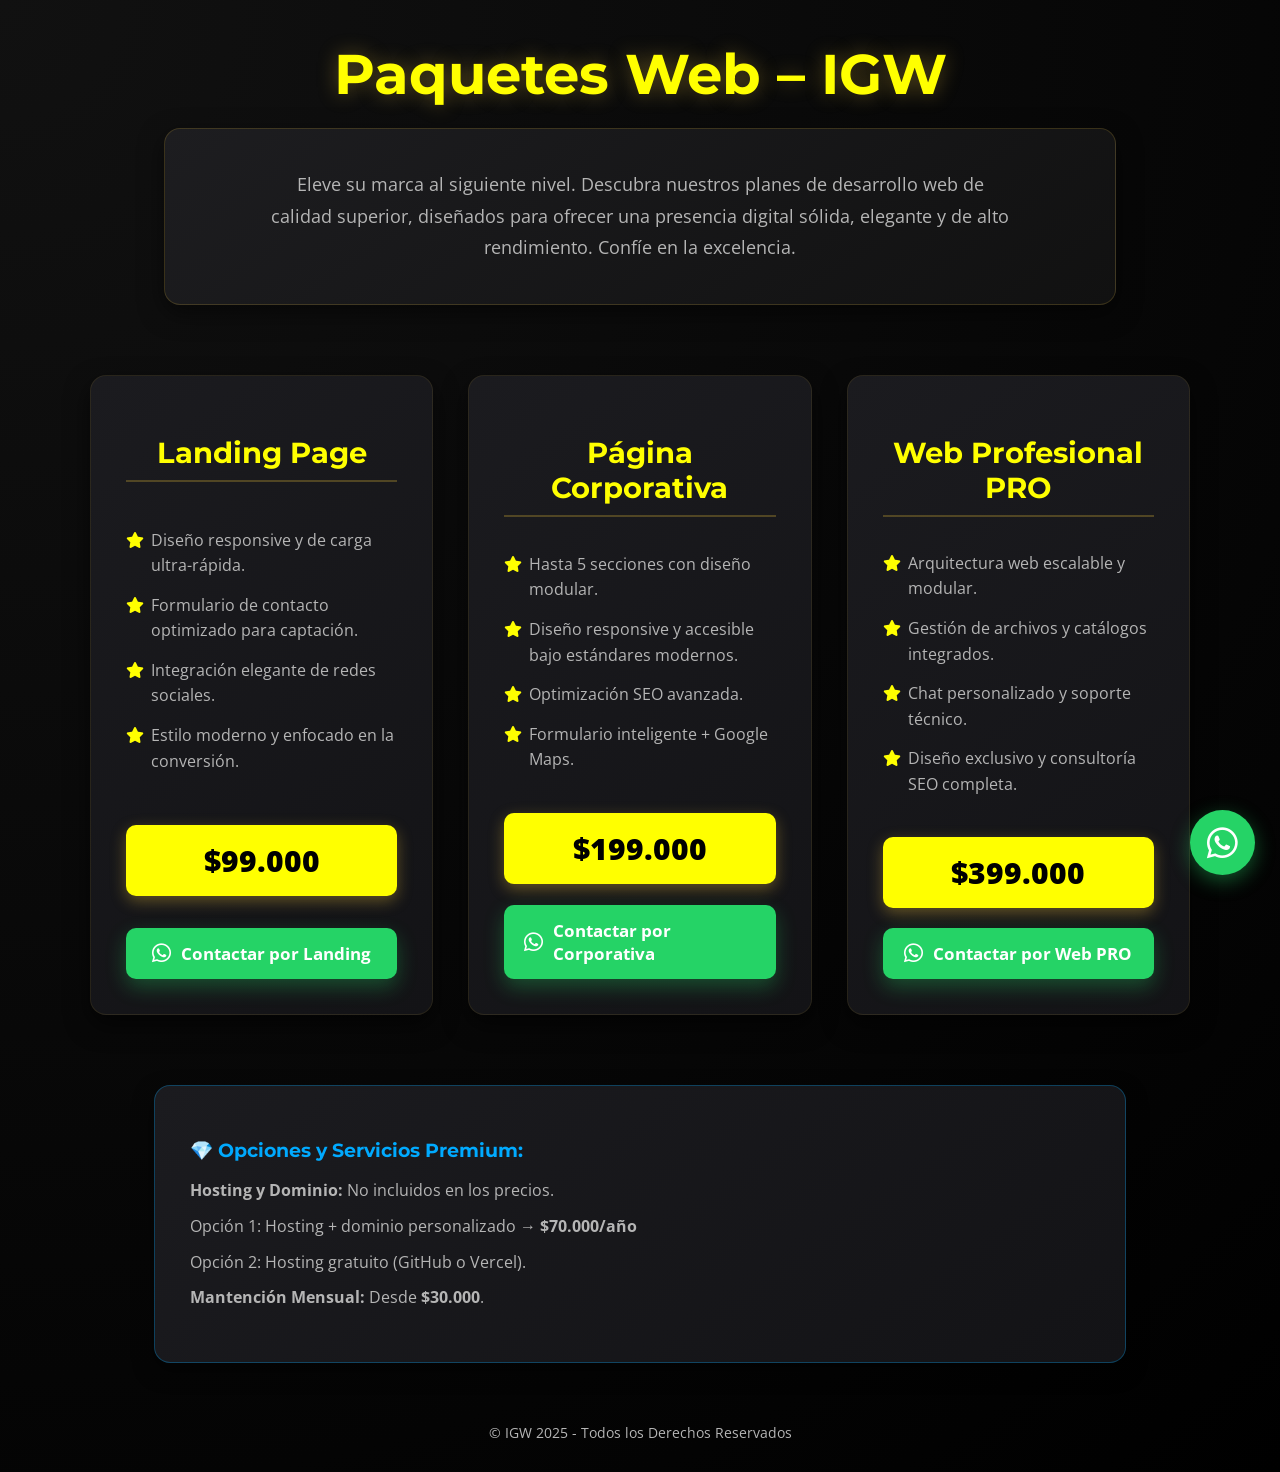
<file: C.html>
<!DOCTYPE html>
<html lang="es">
<head>
  <meta charset="UTF-8">
  <meta name="viewport" content="width=device-width, initial-scale=1.0">
  <title>Paquetes Web - IGW | Diseño Profesional</title>

  <!-- Tipografías -->
  <link href="https://fonts.googleapis.com/css2?family=Montserrat:wght@500;700;900&family=Open+Sans:wght@400;600&display=swap" rel="stylesheet">

  <!-- Íconos Font Awesome -->
  <link rel="stylesheet" href="https://cdnjs.cloudflare.com/ajax/libs/font-awesome/6.5.0/css/all.min.css">

  <style>
    /* ======== VARIABLES ======== */
    :root {
      --bg-dark: #0e0e10;
      --card-bg: #1a1a1d;
      --text-light: #f5f5f5;
      --text-muted: #b5b5b5;
      --accent-gold: yellow;
      --accent-blue: #00aaff;
      --whatsapp-green: #25d366;
      --radius: 16px;
      --transition: all 0.3s ease;
    }

    /* ======== GLOBAL ======== */
    body {
      font-family: 'Open Sans', sans-serif;
      background: radial-gradient(circle at top left, #111, #000);
      color: var(--text-light);
      margin: 0;
      padding: 0;
      overflow-x: hidden;
    }

    h1, h2, h3 {
      font-family: 'Montserrat', sans-serif;
      color: var(--text-light);
    }

    /* ======== HEADER ======== */
    h1 {
      text-align: center;
      font-size: clamp(2.5rem, 5vw, 3.5rem);
      margin-top: 40px;
      margin-bottom: 20px;
      color: var(--accent-gold);
      text-shadow: 0 0 20px rgba(212, 175, 55, 0.4);
    }

    /* ======== INTRO ======== */
    .intro {
      text-align: center;
      background: linear-gradient(145deg, #1d1d20, #111);
      border: 1px solid rgba(212, 175, 55, 0.2);
      border-radius: var(--radius);
      box-shadow: 0 8px 25px rgba(0, 0, 0, 0.5);
      padding: 40px 25px;
      max-width: 900px;
      margin: 0 auto 70px;
    }

    .intro p {
      font-size: 1.1em;
      color: var(--text-muted);
      max-width: 750px;
      margin: 0 auto;
      line-height: 1.8;
    }

    /* ======== GRID ======== */
    .paquetes-grid {
      display: grid;
      grid-template-columns: repeat(auto-fit, minmax(320px, 1fr));
      gap: 35px;
      max-width: 1100px;
      margin: 0 auto 70px;
      padding: 0 20px;
    }

    /* ======== CARD ======== */
    .paquete-card {
      background: linear-gradient(145deg, #1b1b1f, #131316);
      border-radius: var(--radius);
      padding: 35px;
      border: 1px solid rgba(212, 175, 55, 0.1);
      transition: var(--transition);
      box-shadow: 0 10px 25px rgba(0, 0, 0, 0.6);
      display: flex;
      flex-direction: column;
      justify-content: space-between;
    }

    .paquete-card:hover {
      transform: translateY(-10px);
      border-color: var(--accent-gold);
      box-shadow: 0 15px 40px rgba(212, 175, 55, 0.2);
    }

    .paquete-card h2 {
      font-size: 1.8em;
      text-align: center;
      color: var(--accent-gold);
      border-bottom: 2px solid rgba(212, 175, 55, 0.3);
      padding-bottom: 10px;
      margin-bottom: 20px;
    }

    .paquete-card ul {
      list-style: none;
      padding: 0;
      margin: 0 0 25px;
      color: var(--text-muted);
    }

    .paquete-card ul li {
      margin: 14px 0;
      position: relative;
      padding-left: 25px;
      line-height: 1.6;
    }

    .paquete-card ul li::before {
      content: "\f005";
      font-family: "Font Awesome 6 Free";
      font-weight: 900;
      color: var(--accent-gold);
      position: absolute;
      left: 0;
      top: 0;
    }

    /* ======== PRECIO ======== */
    .precio-box {
      background-color: var(--accent-gold);
      color: #000;
      text-align: center;
      padding: 15px 0;
      border-radius: 10px;
      font-weight: 900;
      font-size: 1.9em;
      margin-bottom: 20px;
      box-shadow: 0 5px 15px rgba(212, 175, 55, 0.4);
    }

    /* ======== BOTÓN WHATSAPP ======== */
    .whatsapp-button {
      display: flex;
      align-items: center;
      justify-content: center;
      background-color: var(--whatsapp-green);
      color: #fff;
      text-decoration: none;
      border-radius: 10px;
      padding: 14px 20px;
      font-weight: 700;
      transition: var(--transition);
      font-size: 1.05em;
      box-shadow: 0 8px 20px rgba(37, 211, 102, 0.3);
    }

    .whatsapp-button i {
      margin-right: 10px;
      font-size: 1.3em;
    }

    .whatsapp-button:hover {
      background-color: #1ebc57;
      transform: translateY(-3px);
      box-shadow: 0 10px 25px rgba(37, 211, 102, 0.4);
    }

    /* ======== EXTRAS ======== */
    .extras {
      background: linear-gradient(145deg, #1b1b1f, #131316);
      border-radius: var(--radius);
      box-shadow: 0 8px 20px rgba(0, 0, 0, 0.5);
      padding: 35px;
      max-width: 900px;
      margin: 0 auto 60px;
      border: 1px solid rgba(0, 170, 255, 0.3);
    }

    .extras h3 {
      color: var(--accent-blue);
      margin-bottom: 15px;
    }

    .extras ul {
      list-style: none;
      padding: 0;
      color: var(--text-muted);
    }

    .extras li {
      margin: 10px 0;
      line-height: 1.6;
    }

    /* ======== FOOTER ======== */
    .footer {
      text-align: center;
      color: var(--text-muted);
      font-size: 0.9em;
      margin-bottom: 30px;
    }

    /* ======== WHATSAPP FLOTANTE ======== */
    .whatsapp-float {
      position: fixed;
      bottom: 25px;
      right: 25px;
      width: 65px;
      height: 65px;
      border-radius: 50%;
      background-color: var(--whatsapp-green);
      color: white;
      display: flex;
      text-decoration: none;
      align-items: center;
      justify-content: center;
      font-size: 2.2em;
      box-shadow: 0 6px 20px rgba(37, 211, 102, 0.4);
      transition: var(--transition);
      z-index: 1000;
    }

    .whatsapp-float:hover {
      transform: scale(1.1);
      background-color: #1ebc57;
    }

    /* ======== RESPONSIVE ======== */
    @media (max-width: 768px) {
      .paquete-card {
        padding: 25px;
      }
      .whatsapp-float {
        width: 55px;
        height: 55px;
        font-size: 1.9em;
      }
    }
  </style>
</head>
<body>

  <h1>Paquetes Web – IGW</h1>

  <div class="intro">
    <p>Eleve su marca al siguiente nivel. Descubra nuestros planes de desarrollo web de calidad superior, diseñados para ofrecer una presencia digital sólida, elegante y de alto rendimiento. Confíe en la excelencia.</p>
  </div>

  <div class="paquetes-grid">
    <div class="paquete-card">
      <h2>Landing Page</h2>
      <ul>
        <li>Diseño responsive y de carga ultra-rápida.</li>
        <li>Formulario de contacto optimizado para captación.</li>
        <li>Integración elegante de redes sociales.</li>
        <li>Estilo moderno y enfocado en la conversión.</li>
      </ul>
      <div class="precio-box">$99.000</div>
      <a href="https://wa.me/5492646706973?text=Hola!%20Estoy%20interesado%20en%20el%20paquete%20Landing%20Page" target="_blank" class="whatsapp-button">
        <i class="fab fa-whatsapp"></i> Contactar por Landing
      </a>
    </div>

    <div class="paquete-card">
      <h2>Página Corporativa</h2>
      <ul>
        <li>Hasta 5 secciones con diseño modular.</li>
        <li>Diseño responsive y accesible bajo estándares modernos.</li>
        <li>Optimización SEO avanzada.</li>
        <li>Formulario inteligente + Google Maps.</li>
      </ul>
      <div class="precio-box">$199.000</div>
      <a href="https://wa.me/5492646706973?text=Hola!%20Estoy%20interesado%20en%20el%20paquete%20Corporativa" target="_blank" class="whatsapp-button">
        <i class="fab fa-whatsapp"></i> Contactar por Corporativa
      </a>
    </div>

    <div class="paquete-card">
      <h2>Web Profesional PRO</h2>
      <ul>
        <li>Arquitectura web escalable y modular.</li>
        <li>Gestión de archivos y catálogos integrados.</li>
        <li>Chat personalizado y soporte técnico.</li>
        <li>Diseño exclusivo y consultoría SEO completa.</li>
      </ul>
      <div class="precio-box">$399.000</div>
      <a href="https://wa.me/5492646706973?text=Hola!%20Estoy%20interesado%20en%20el%20paquete%20PRO" target="_blank" class="whatsapp-button">
        <i class="fab fa-whatsapp"></i> Contactar por Web PRO
      </a>
    </div>
  </div>

  <div class="extras">
    <h3>💎 Opciones y Servicios Premium:</h3>
    <ul>
      <li><strong>Hosting y Dominio:</strong> No incluidos en los precios.</li>
      <li>Opción 1: Hosting + dominio personalizado → <strong>$70.000/año</strong></li>
      <li>Opción 2: Hosting gratuito (GitHub o Vercel).</li>
      <li><strong>Mantención Mensual:</strong> Desde <strong>$30.000</strong>.</li>
    </ul>
  </div>

  <div class="footer">
    &copy; IGW 2025 - Todos los Derechos Reservados
  </div>

  <a href="https://wa.me/5492646706973?text=Hola!%20Tengo%20una%20consulta%20sobre%20los%20paquetes%20web%20de%20IGW." target="_blank" class="whatsapp-float" aria-label="WhatsApp">
    <i class="fab fa-whatsapp"></i>
  </a>

</body>
</html>
</file>
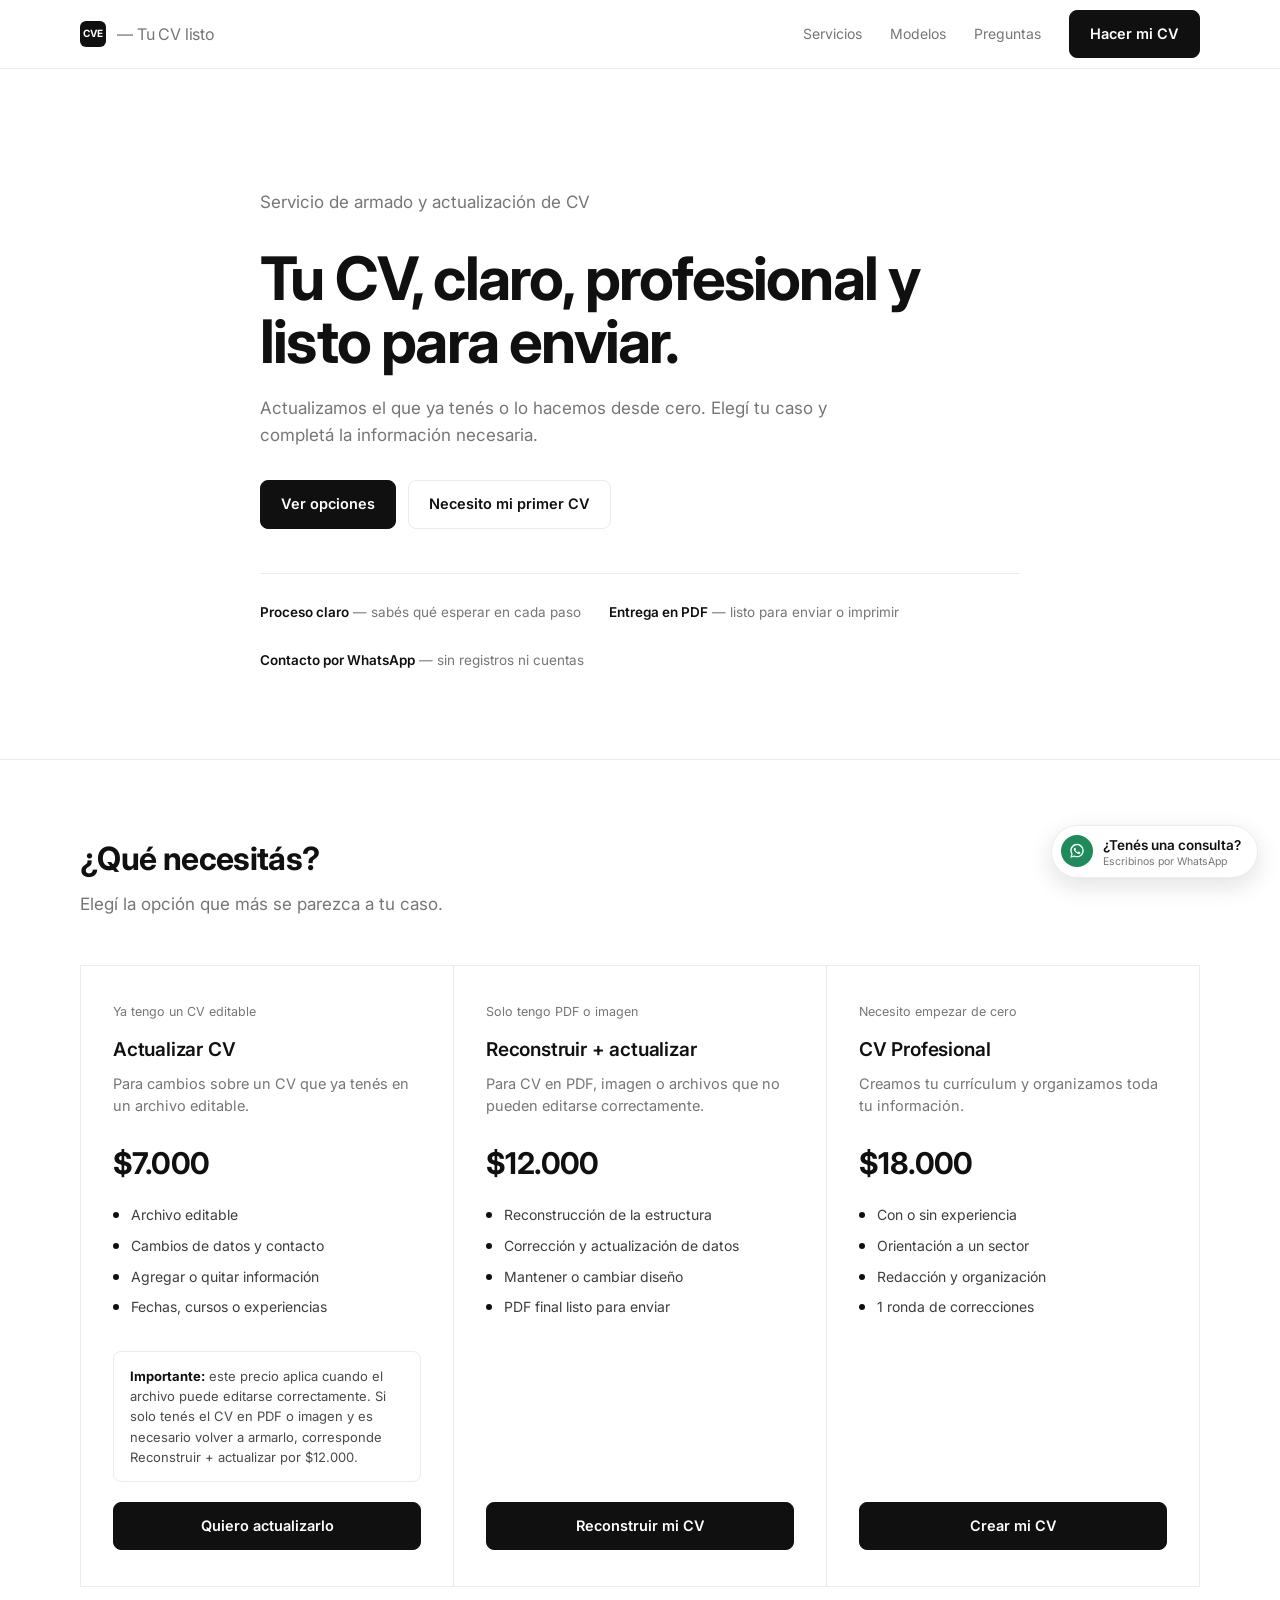
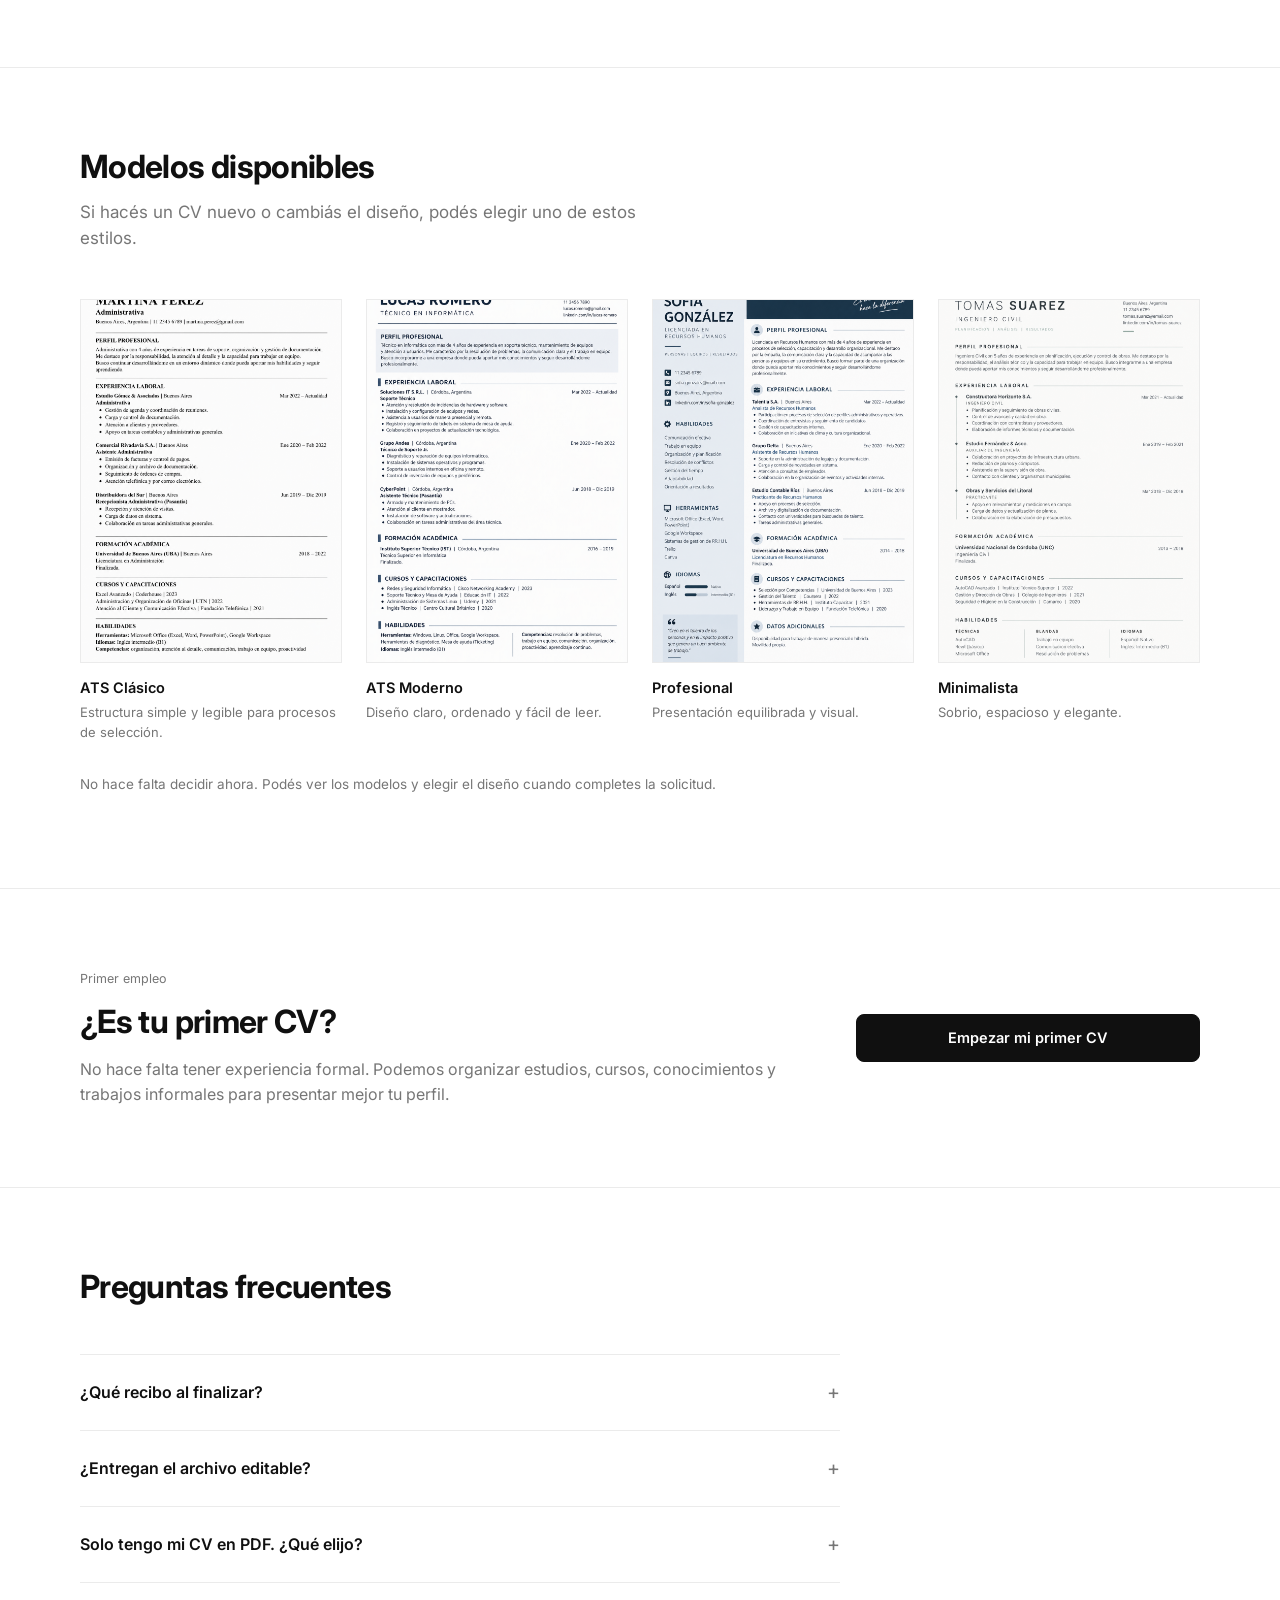
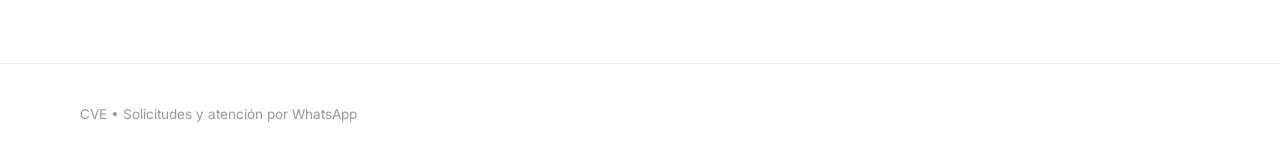
<file: cv.html>
<!doctype html>
<html lang="es">
<head>
<meta charset="utf-8">
<meta name="viewport" content="width=device-width,initial-scale=1">
<title>CVE — Tu CV listo | Currículums profesionales</title>
<meta name="description" content="Actualizá, reconstruí o creá tu CV. Elegí tu servicio, completá tus datos y enviá todo por WhatsApp.">
<link rel="preconnect" href="https://fonts.googleapis.com">
<link rel="preconnect" href="https://fonts.gstatic.com" crossorigin>
<link href="https://fonts.googleapis.com/css2?family=Inter:wght@400;500;600;700;800&display=swap" rel="stylesheet">
<style>
:root{
  --bg:#FFFFFF;--ink:#101010;--muted:#767676;--muted-2:#9A9A9A;--line:#EBEBEB;
  --accent:#15412C;--accent-soft:#EFF4F1;
  --sans:'Inter',Arial,Helvetica,sans-serif;
}
*{box-sizing:border-box}html{scroll-behavior:smooth}
body{margin:0;background:var(--bg);color:var(--ink);font-family:var(--sans);line-height:1.55;-webkit-font-smoothing:antialiased}
button,input,textarea,select{font:inherit;color:inherit}
.wrap{width:min(1120px,calc(100% - 48px));margin:auto}
header{position:sticky;top:0;z-index:30;background:rgba(255,255,255,.92);backdrop-filter:blur(8px);border-bottom:1px solid var(--line)}
nav{height:68px;display:flex;align-items:center;justify-content:space-between;gap:18px}
.brand{font-weight:700;font-size:16px;letter-spacing:-.01em;display:flex;align-items:center;gap:9px}
.brand-mark{display:inline-grid;place-items:center;width:26px;height:26px;background:var(--ink);color:#fff;border-radius:6px;font-weight:700;font-size:10px}
.brand em{font-style:normal;color:var(--muted);font-weight:400;margin-left:2px}
.navlinks{display:flex;align-items:center;gap:28px}
.navlinks a{font-size:14px;color:var(--muted);text-decoration:none}
.navlinks a:hover{color:var(--ink)}
.btn{border:1px solid var(--ink);border-radius:8px;padding:12px 20px;background:var(--ink);color:#fff;font-weight:600;cursor:pointer;text-decoration:none;display:inline-flex;justify-content:center;align-items:center;gap:8px;font-size:14.5px;transition:opacity .15s ease,transform .1s ease}
.btn:hover{opacity:.82}
.btn:active{transform:translateY(1px)}
.btn.secondary{background:transparent;color:var(--ink);border-color:var(--line)}
.btn.secondary:hover{opacity:1;border-color:var(--ink)}
.btn.ghost{background:transparent;color:var(--ink);border-color:transparent;padding:8px 0;text-decoration:underline;text-underline-offset:3px}
.btn:disabled{opacity:.35;cursor:not-allowed}

/* ---- Hero ---- */
.hero{padding:120px 0 88px}
.hero .wrap{max-width:760px}
.eyebrow{font-size:14px;color:var(--muted);margin:0 0 18px}
h1{font-weight:700;font-size:clamp(38px,5.6vw,60px);line-height:1.05;letter-spacing:-.03em;margin:0 0 22px}
h2{font-weight:700;font-size:clamp(26px,3.4vw,32px);line-height:1.2;letter-spacing:-.02em;margin:0 0 12px}
h3{font-weight:600;font-size:19px;margin:0 0 8px;letter-spacing:-.01em}
.hero p,.sectionhead p{font-size:17px;color:var(--muted);max-width:52ch;margin:0 0 32px}
.actions{display:flex;gap:12px;flex-wrap:wrap;margin-bottom:44px}
.trust{display:flex;gap:28px;flex-wrap:wrap;font-size:13.5px;color:var(--muted);padding-top:28px;border-top:1px solid var(--line)}
.trust b{color:var(--ink);font-weight:600}

/* ---- Sections ---- */
section{padding:80px 0}
section+section{border-top:1px solid var(--line)}
.sectionhead{margin-bottom:48px;max-width:56ch}

.grid3{display:grid;grid-template-columns:repeat(3,1fr);gap:1px;background:var(--line);border:1px solid var(--line)}
.card{background:#fff;padding:36px 32px;display:flex;flex-direction:column}
.card p{color:var(--muted);font-size:14.5px;margin:0 0 20px}
.card ul{padding-left:0;list-style:none;color:#3d3d3d;font-size:14px;margin:0 0 24px;flex:1}
.card ul li{margin-bottom:9px;padding-left:18px;position:relative}
.card ul li:before{content:"";position:absolute;left:0;top:8px;width:6px;height:6px;border-radius:50%;background:var(--ink)}
.card .price{font-size:30px;font-weight:700;margin:2px 0 18px;letter-spacing:-.02em}
.card .btn{width:100%}
.label{font-size:12.5px;color:var(--muted);text-transform:none;margin-bottom:14px;display:block}
.tag{display:inline-block;font-size:11.5px;color:var(--accent);background:var(--accent-soft);padding:4px 10px;border-radius:20px;font-weight:600;margin-bottom:14px;width:fit-content}
.price-note{margin-top:0;margin-bottom:20px;padding:14px 16px;border:1px solid var(--line);border-radius:8px;font-size:13px;line-height:1.55;color:#4a4a4a}
.price-note strong{color:var(--ink)}

.template-grid{display:grid;grid-template-columns:repeat(4,1fr);gap:24px}
.template{padding:0;border:0;cursor:pointer}
.template-preview{aspect-ratio:.72;background:#fff;border:1px solid var(--line);padding:0;overflow:hidden;margin-bottom:14px;position:relative;transition:border-color .18s ease}
.template-img{width:100%;height:100%;object-fit:cover;display:block}
.template-fallback{height:100%}
.template:hover .template-preview{border-color:var(--ink)}
.template-preview:after{content:"Ver más grande";position:absolute;left:0;right:0;bottom:0;background:var(--ink);color:#fff;padding:8px;font-size:11px;text-align:center;opacity:0;transition:.18s;transform:translateY(4px)}
.template:hover .template-preview:after{opacity:1;transform:translateY(0)}
.template strong{font-size:14.5px;font-weight:600;display:block}
.template .hint{color:var(--muted);font-size:13px;margin-top:2px}
.template.selected .template-preview{outline:2px solid var(--ink);outline-offset:3px;border-color:transparent}
.template-note{margin-top:32px;font-size:13.5px;color:var(--muted)}

.callout{display:grid;grid-template-columns:1.5fr .7fr;align-items:center;gap:40px}
.callout p{color:var(--muted);margin-bottom:0}
.callout .btn{width:100%}

.faq{max-width:760px}
.faq details{border-top:1px solid var(--line);padding:22px 0}
.faq details:last-child{border-bottom:1px solid var(--line)}
.faq summary{cursor:pointer;font-weight:600;list-style:none;display:flex;justify-content:space-between;align-items:center;gap:16px}
.faq summary::-webkit-details-marker{display:none}
.faq summary:after{content:"+";color:var(--muted);font-weight:400;font-size:20px;flex-shrink:0}
.faq details[open] summary:after{content:"–"}
.faq p{color:var(--muted);font-size:15px;margin:14px 0 0}

footer{padding:40px 0;color:var(--muted-2);font-size:13.5px;border-top:1px solid var(--line)}

/* ---- Modal / booking flow ---- */
.overlay{position:fixed;inset:0;background:rgba(16,16,16,.4);display:none;align-items:center;justify-content:center;padding:16px;z-index:100}
.overlay.open{display:flex}
.modal{width:min(720px,100%);max-height:92vh;overflow:auto;background:#fff;border-radius:12px;padding:32px;box-shadow:0 24px 64px rgba(0,0,0,.18)}
.modal.wide{width:min(860px,100%)}
.modalhead{display:flex;justify-content:space-between;gap:16px;align-items:flex-start;margin-bottom:20px}
.close{border:1px solid var(--line);background:#fff;width:36px;height:36px;border-radius:50%;font-size:19px;cursor:pointer}
.close:hover{border-color:var(--ink)}
.progress{height:2px;background:var(--line);margin-bottom:28px}
.progress i{display:block;height:100%;background:var(--ink);transition:width .3s ease}
.form-grid{display:grid;grid-template-columns:1fr 1fr;gap:16px}
.full{grid-column:1/-1}
label{display:block;font-size:13px;font-weight:600;margin-bottom:7px}
input,textarea,select{width:100%;border:1px solid var(--line);border-radius:8px;padding:12px 13px;background:#fff;color:var(--ink)}
input:focus,textarea:focus,select:focus{outline:none;border-color:var(--ink)}
input.field-error,textarea.field-error,select.field-error{border-color:#b3261e}
.field-msg{color:#b3261e;font-size:12px;margin-top:6px}
textarea{min-height:96px;resize:vertical}
.hint,.secure-note{font-size:12.5px;color:var(--muted);margin-top:6px}
.choice-grid{display:grid;grid-template-columns:repeat(3,1fr);gap:12px}
.choice{border:1px solid var(--line);border-radius:8px;padding:16px;cursor:pointer}
.choice.active{border-color:var(--ink)}
.choice strong{display:block;font-size:14px}
.choice small{color:var(--muted);font-size:12px}
.form-actions{display:flex;justify-content:space-between;gap:10px;margin-top:28px}
.repeat{border-top:1px solid var(--line);padding:18px 0}
.repeat-head{display:flex;justify-content:space-between}
.linkbtn{border:0;background:transparent;text-decoration:underline;text-underline-offset:3px;cursor:pointer;color:var(--ink);font-size:13px}
.summary{background:#FAFAFA;border:1px solid var(--line);border-radius:8px;padding:18px;white-space:pre-wrap;font-size:13px;max-height:330px;overflow:auto}
.paybox{border:1px solid var(--line);border-radius:10px;padding:26px;text-align:center}
.alias{font-size:26px;font-weight:700;margin:10px 0;letter-spacing:-.01em}
.checkrow{display:flex;gap:10px;align-items:flex-start;margin:18px 0}
.checkrow input{width:auto;margin-top:4px}
.notice{padding:13px 15px;border:1px solid var(--line);border-radius:8px;color:#4a4a4a;font-size:13px;margin:16px 0}
.toast{position:fixed;left:50%;bottom:24px;transform:translateX(-50%);background:var(--ink);color:#fff;padding:10px 16px;border-radius:8px;display:none;z-index:200;font-size:14px}
.mobile-cta{display:none;position:fixed;left:12px;right:12px;bottom:12px;z-index:40}
.saved-note{font-size:11px;color:var(--muted);margin:8px 0}

/* ---- WhatsApp float ---- */
.wa-float{position:fixed;right:22px;bottom:22px;z-index:60;display:flex;align-items:center;gap:10px;background:#fff;color:var(--ink);border:1px solid var(--line);border-radius:999px;padding:9px 16px 9px 9px;text-decoration:none;box-shadow:0 8px 24px rgba(16,16,16,.12);font-size:13.5px;font-weight:600}
.wa-float .wa-icon{width:32px;height:32px;border-radius:50%;display:grid;place-items:center;background:#1F8A5A;color:#fff}
.wa-float svg{width:18px;height:18px;display:block;fill:currentColor}
.wa-float small{display:block;color:var(--muted);font-size:10.5px;font-weight:400;line-height:1.1;margin-top:1px}
@media(hover:hover) and (pointer:fine){.wa-float{transition:box-shadow .18s ease}.wa-float:hover{box-shadow:0 12px 30px rgba(16,16,16,.16)}}

/* ---- CV preview thumbnails ---- */
.cvmini{height:100%;background:#fff;padding:12px;color:#333;font-size:6px;line-height:1.3}
.cvmini h4{font-size:13px;margin:0 0 2px;font-weight:700;letter-spacing:-.01em}
.cvmini em{font-style:normal;color:#888}
.cvmini h5{font-size:6px;margin:9px 0 4px;letter-spacing:.06em;color:var(--muted)}
.cvline{height:3px;background:#EDEDED;margin:4px 0}
.cvline.s{width:62%}.cvline.xs{width:42%}
.preview-overlay{position:fixed;inset:0;background:rgba(16,16,16,.55);z-index:160;display:none;align-items:center;justify-content:center;padding:20px}
.preview-overlay.open{display:flex}
.preview-paper{width:min(430px,88vw);aspect-ratio:.707;background:#fff;padding:0;position:relative;box-shadow:0 30px 80px rgba(0,0,0,.28);overflow:hidden}
.preview-paper .template-img,.preview-paper .template-fallback{width:100%;height:100%}
.preview-paper .template-fallback{padding:32px}
.preview-paper .cvmini{font-size:10px}.preview-paper .cvmini h4{font-size:24px}.preview-paper .cvmini h5{font-size:10px}
.preview-close{position:absolute;right:-14px;top:-14px;width:36px;height:36px;border:0;border-radius:50%;background:var(--ink);color:#fff;font-size:20px;cursor:pointer;z-index:2}

@media(max-width:780px){
  .grid3{grid-template-columns:1fr}
  .template-grid{grid-template-columns:1fr 1fr}
  .callout{grid-template-columns:1fr;gap:24px}
  .navlinks a:not(.btn){display:none}
  .choice-grid{grid-template-columns:1fr}
  .form-grid{grid-template-columns:1fr}
  .full{grid-column:auto}
  section{padding:56px 0}
  .hero{padding:64px 0 48px}
}
@media(max-width:540px){
  body{padding-bottom:68px}
  nav{height:60px}
  .brand em{display:none}
  .navlinks .btn{display:none}
  .hero p{font-size:15.5px}
  .trust{gap:12px 20px}
  .mobile-cta{display:flex}
  .modal{padding:20px;border-radius:10px}
  .modalhead h2{font-size:24px}
  .form-actions{flex-direction:column-reverse}
  .form-actions .btn{width:100%}
  .wa-float{right:14px;bottom:82px;width:48px;height:48px;padding:8px;border-radius:50%;justify-content:center}
  .wa-float .wa-icon{width:32px;height:32px}
  .wa-float .wa-copy{display:none}
}
@media(max-width:380px){
  .actions .btn{width:100%}
  .template-grid{grid-template-columns:1fr}
  .preview-paper{width:min(300px,88vw);padding:22px}
  .preview-close{right:-8px;top:-8px}
}
@media (prefers-reduced-motion:reduce){
  *,*:before,*:after{transition-duration:.001ms!important;scroll-behavior:auto!important}
}
</style>
</head>
<body>
<header><div class="wrap"><nav>
<div class="brand"><span class="brand-mark">CVE</span><em>— Tu CV listo</em></div>
<div class="navlinks"><a href="#servicios">Servicios</a><a href="#plantillas">Modelos</a><a href="#faq">Preguntas</a><button class="btn" onclick="startService('new')">Hacer mi CV</button></div>
</nav></div></header>

<main>
<section class="hero"><div class="wrap">
<p class="eyebrow">Servicio de armado y actualización de CV</p>
<h1>Tu CV, claro, profesional y listo para enviar.</h1>
<p>Actualizamos el que ya tenés o lo hacemos desde cero. Elegí tu caso y completá la información necesaria.</p>
<div class="actions"><button class="btn" onclick="document.querySelector('#servicios').scrollIntoView()">Ver opciones</button><button class="btn secondary" onclick="startService('new','first')">Necesito mi primer CV</button></div>
<div class="trust"><span><b>Proceso claro</b> — sabés qué esperar en cada paso</span><span><b>Entrega en PDF</b> — listo para enviar o imprimir</span><span><b>Contacto por WhatsApp</b> — sin registros ni cuentas</span></div>
</div></section>

<section id="servicios">
<div class="wrap">
<div class="sectionhead"><h2>¿Qué necesitás?</h2><p>Elegí la opción que más se parezca a tu caso.</p></div>
<div class="grid3">
<div class="card"><span class="label">Ya tengo un CV editable</span><h3>Actualizar CV</h3><p>Para cambios sobre un CV que ya tenés en un archivo editable.</p><div class="price">$7.000</div><ul><li>Archivo editable</li><li>Cambios de datos y contacto</li><li>Agregar o quitar información</li><li>Fechas, cursos o experiencias</li></ul><div class="price-note"><strong>Importante:</strong> este precio aplica cuando el archivo puede editarse correctamente. Si solo tenés el CV en PDF o imagen y es necesario volver a armarlo, corresponde Reconstruir + actualizar por $12.000.</div><button class="btn" onclick="startService('update')">Quiero actualizarlo</button></div>
<div class="card"><span class="label">Solo tengo PDF o imagen</span><h3>Reconstruir + actualizar</h3><p>Para CV en PDF, imagen o archivos que no pueden editarse correctamente.</p><div class="price">$12.000</div><ul><li>Reconstrucción de la estructura</li><li>Corrección y actualización de datos</li><li>Mantener o cambiar diseño</li><li>PDF final listo para enviar</li></ul><button class="btn" onclick="startService('rebuild')">Reconstruir mi CV</button></div>
<div class="card"><span class="label">Necesito empezar de cero</span><h3>CV Profesional</h3><p>Creamos tu currículum y organizamos toda tu información.</p><div class="price">$18.000</div><ul><li>Con o sin experiencia</li><li>Orientación a un sector</li><li>Redacción y organización</li><li>1 ronda de correcciones</li></ul><button class="btn" onclick="startService('new')">Crear mi CV</button></div>
</div></div></section>

<section id="plantillas">
<div class="wrap">
<div class="sectionhead"><h2>Modelos disponibles</h2><p>Si hacés un CV nuevo o cambiás el diseño, podés elegir uno de estos estilos.</p></div>
<div class="template-grid" id="landingTemplates"></div>
<p class="template-note">No hace falta decidir ahora. Podés ver los modelos y elegir el diseño cuando completes la solicitud.</p>
</div></section>

<section><div class="wrap"><div class="callout">
<div><span class="label">Primer empleo</span><h2>¿Es tu primer CV?</h2><p>No hace falta tener experiencia formal. Podemos organizar estudios, cursos, conocimientos y trabajos informales para presentar mejor tu perfil.</p></div>
<div><button class="btn" style="width:100%" onclick="startService('new','first')">Empezar mi primer CV</button></div>
</div></div></section>

<section id="faq"><div class="wrap">
<div class="sectionhead"><h2>Preguntas frecuentes</h2></div>
<div class="faq">
<details><summary>¿Qué recibo al finalizar?<span></span></summary><p>La entrega estándar es el currículum terminado en PDF, listo para enviar o imprimir.</p></details>
<details><summary>¿Entregan el archivo editable?<span></span></summary><p>No está incluido en la entrega estándar. Conservamos el archivo maestro para facilitar futuras actualizaciones. Si necesitás una copia editable, podés solicitarla y se cotiza por separado.</p></details>
<details><summary>Solo tengo mi CV en PDF. ¿Qué elijo?<span></span></summary><p>Si el PDF no permite una edición correcta, corresponde reconstrucción. Si elegís "Actualizar", revisaremos el archivo antes de confirmar el trabajo.</p></details>
</div>
</div></section>
</main>

<footer><div class="wrap">CVE • Solicitudes y atención por WhatsApp</div></footer>
<button class="btn mobile-cta" onclick="document.querySelector('#servicios').scrollIntoView()">Quiero hacer mi CV</button>

<div class="overlay" id="overlay"><div class="modal wide" id="modal">
<div class="modalhead"><div><span class="label" id="modalBadge">Solicitud</span><h2 id="modalTitle" style="margin-top:6px">Tu CV</h2><p id="modalSub" style="color:var(--muted);margin:0"></p></div><button class="close" onclick="closeModal()">×</button></div>
<div class="progress"><i id="progress"></i></div><div id="modalBody"></div></div></div>
<div class="toast" id="toast">Copiado</div>

<script>
/* CONFIGURACIÓN: reemplazá el número por tu WhatsApp en formato internacional, solo números. */
const CONFIG = {
  whatsappParts: ["549","264","670","6973"],
  alias: "pagof99",
  prices: {update:"$7.000", rebuild:"$12.000", new:"$18.000"}
};

const templates=[
 {id:"ats-classic",name:"ATS Clásico",desc:"Estructura simple y legible para procesos de selección.",img:"modelo-ats-clasico.png"},
 {id:"ats-modern",name:"ATS Moderno",desc:"Diseño claro, ordenado y fácil de leer.",img:"modelo-ats-moderno.png"},
 {id:"professional",name:"Profesional",desc:"Presentación equilibrada y visual.",img:"modelo-profesional.png"},
 {id:"minimal",name:"Minimalista",desc:"Sobrio, espacioso y elegante.",img:"modelo-minimalista.png"}
];
let state={service:null,step:0,firstJob:false,template:"ats-classic",data:{},experiences:[],studies:[],courses:[]};
const STATE_DRAFT_PREFIX="cve_state_";
function draftKey(){return state.service?`${STATE_DRAFT_PREFIX}${state.service}`:""}
function saveStateDraft(){try{const k=draftKey();if(k)localStorage.setItem(k,JSON.stringify(state))}catch(e){}}
function clearDraft(){try{const k=draftKey();if(k)localStorage.removeItem(k);if(state.service)localStorage.removeItem(`cve_v9_draft_${state.service}`)}catch(e){}}

const CVE_PREVIEWS={
"ATS Clásico":`<div class="cvmini"><h4>Martina Pérez</h4><em>Administración · Atención al cliente</em><h5>Perfil</h5><div class="cvline"></div><div class="cvline"></div><div class="cvline s"></div><h5>Experiencia</h5><b>Asistente administrativa</b><div class="cvline"></div><div class="cvline s"></div><b>Atención al cliente</b><div class="cvline"></div><div class="cvline xs"></div><h5>Educación</h5><div class="cvline s"></div></div>`,
"ATS Moderno":`<div class="cvmini"><h4>Lucas Gómez</h4><em>Logística y operaciones</em><h5>Resumen profesional</h5><div class="cvline"></div><div class="cvline s"></div><h5>Experiencia laboral</h5><b>Operario de depósito</b><div class="cvline"></div><div class="cvline"></div><div class="cvline xs"></div><h5>Competencias</h5><div class="cvline s"></div><div class="cvline xs"></div></div>`,
"Profesional":`<div class="cvmini"><h4>Sofía Ramírez</h4><em>Ventas · Atención comercial</em><h5>Perfil profesional</h5><div class="cvline"></div><div class="cvline"></div><div class="cvline s"></div><h5>Experiencia</h5><b>Asesora comercial</b><div class="cvline"></div><div class="cvline"></div><div class="cvline xs"></div><h5>Habilidades</h5><div class="cvline s"></div></div>`,
"Minimalista":`<div class="cvmini"><h4>Tomás Fernández</h4><em>Técnico · Mantenimiento</em><h5>Sobre mí</h5><div class="cvline"></div><div class="cvline s"></div><h5>Experiencia</h5><b>Técnico de mantenimiento</b><div class="cvline"></div><div class="cvline"></div><h5>Estudios y cursos</h5><div class="cvline s"></div><div class="cvline xs"></div></div>`
};
function templateFallback(name){return `<div class="template-fallback">${CVE_PREVIEWS[name]||""}</div>`}
function templateImage(t){
 return `<img class="template-img" src="${esc(t.img)}" alt="Modelo ${esc(t.name)}" loading="lazy" onerror="this.replaceWith(this.nextElementSibling)">${templateFallback(t.name)}`;
}
function templateByName(name){return templates.find(t=>t.name===name)||templates[0]}

function startService(service,mode){
 state={service,step:0,firstJob:mode==="first",template:"ats-classic",data:{},experiences:[],studies:[],courses:[]};
 try{const saved=JSON.parse(localStorage.getItem(`${STATE_DRAFT_PREFIX}${service}`)||"null");if(saved&&saved.service===service)state={...state,...saved,service,firstJob:mode==="first"||saved.firstJob}}catch(e){}
 document.getElementById("overlay").classList.add("open"); render();
}
function closeModal(){document.getElementById("overlay").classList.remove("open")}
function title(){
 return state.service==="update"?"Actualizar CV":state.service==="rebuild"?"Reconstruir + actualizar":"Crear CV Profesional";
}
function stepsCount(){return state.service==="new"?6:state.service==="rebuild"?4:3}
function render(){
 document.getElementById("modalTitle").textContent=title();
 document.getElementById("modalSub").textContent= state.service==="update"?"Contanos qué necesitás cambiar.":state.service==="rebuild"?"Indicá cómo querés transformar tu CV actual.":"Vamos a reunir la información necesaria paso a paso.";
 document.getElementById("progress").style.width=((state.step+1)/stepsCount()*100)+"%";
 if(state.service==="new") renderNew(); else if(state.service==="rebuild") renderRebuild(); else renderUpdate();
}
function val(id){let e=document.getElementById(id);return e?e.value.trim():""}
function saveCommon(){["name","phone","email","city","changes","sector","role","profile","skills","languages","license","other"].forEach(k=>{let e=document.getElementById(k);if(e)state.data[k]=e.value.trim()})}
function nav(delta){saveCommon();saveStateDraft();state.step+=delta;render()}
function clearErrors(){
 document.querySelectorAll(".field-error").forEach(e=>e.classList.remove("field-error"));
 document.querySelectorAll(".field-msg").forEach(e=>e.remove());
}
function requireFields(ids){
 clearErrors();
 let first=null;
 ids.forEach(id=>{
   const el=document.getElementById(id);
   if(el && !el.value.trim()){
     el.classList.add("field-error");
     el.insertAdjacentHTML("afterend",'<div class="field-msg">Completá este dato para continuar.</div>');
     if(!first) first=el;
   }
 });
 if(first){first.focus();first.scrollIntoView({block:"center",behavior:"smooth"});return false}
 return true;
}
function validateStep(){
 if(state.service==="update"&&state.step===0)return requireFields(["name","phone","changes"]);
 if(state.service==="rebuild"&&((state.step===1&&(state.design||"similar")==="similar")||state.step===2))return requireFields(["name","phone","changes"]);
 if(state.service==="new"&&state.step===3)return requireFields(["name","phone"]);
 return true;
}
function choices(items,key,current){
 return `<div class="choice-grid">${items.map(x=>`<div class="choice ${current===x[0]?'active':''}" onclick="state.${key}='${x[0]}';render()"><strong>${x[1]}</strong><small>${x[2]||''}</small></div>`).join("")}</div>`;
}
function commonContact(){
 return `<div class="form-grid"><div><label>Nombre y apellido *</label><input id="name" value="${esc(state.data.name||'')}"></div><div><label>WhatsApp *</label><input id="phone" inputmode="tel" value="${esc(state.data.phone||'')}"></div><div><label>Email</label><input id="email" type="email" value="${esc(state.data.email||'')}"></div><div><label>Localidad / Provincia</label><input id="city" value="${esc(state.data.city||'')}"></div></div>`;
}
function renderUpdate(){
 let b=document.getElementById("modalBody");
 if(state.step===0)b.innerHTML=`${commonContact()}<div style="margin-top:18px"><label>¿Qué querés modificar? *</label><textarea id="changes" placeholder="Ej.: cambiar teléfono, agregar trabajo en..., quitar curso...">${esc(state.data.changes||'')}</textarea><div class="hint">Podés enumerar todos los cambios que necesitás.</div></div><div class="notice">Cuando se abra WhatsApp, adjuntá tu CV actual. Si el archivo no permite una edición correcta y necesita reconstrucción, te confirmaremos el servicio y precio antes de comenzar.</div>${nextBtn("Revisar solicitud")}`;
 else if(state.step===1)b.innerHTML=reviewHTML();
 else b.innerHTML=paymentHTML(true);
}
function renderRebuild(){
 let b=document.getElementById("modalBody");
 if(state.step===0)b.innerHTML=`<h3>¿Qué querés hacer con el diseño?</h3>${choices([["similar","Mantener estilo","Reconstruirlo con una apariencia similar."],["new","Cambiar diseño","Elegir uno de nuestros modelos."]],"design",state.design||"similar")}${nextBtn("Continuar")}`;
 else if(state.step===1){
   if((state.design||"similar")==="new") b.innerHTML=templateChooser()+nextBtn("Continuar",true);
   else b.innerHTML=`${commonContact()}<div style="margin-top:16px"><label>¿Qué querés agregar, quitar o modificar? *</label><textarea id="changes">${esc(state.data.changes||'')}</textarea></div>${nextBtn("Revisar solicitud",true)}`;
 } else if(state.step===2){
   if((state.design||"similar")==="new" && !state.data.name){b.innerHTML=`${commonContact()}<div style="margin-top:16px"><label>¿Qué querés agregar, quitar o modificar? *</label><textarea id="changes">${esc(state.data.changes||'')}</textarea></div>${nextBtn("Revisar solicitud",true)}`}
   else b.innerHTML=reviewHTML();
 } else if(state.step===3)b.innerHTML= state._reviewed?paymentHTML(false):reviewHTML();
}
function renderNew(){
 let b=document.getElementById("modalBody");
 if(state.step===0){
  b.innerHTML=`<h3>¿Cuál es tu situación?</h3>${choices([["experienced","Tengo experiencia","Ya trabajé formal o informalmente."],["little","Tengo poca experiencia","Quiero aprovechar mejor lo que ya hice."],["first","Busco mi primer empleo","Todavía no tuve un empleo formal."]],"situation",state.situation||(state.firstJob?"first":"experienced"))}${nextBtn("Continuar")}`;
 } else if(state.step===1){
  b.innerHTML=`<h3>¿Querés orientar tu CV?</h3><div class="form-grid"><div><label>Sector / área</label><input id="sector" placeholder="Ej.: Administración, comercio, logística..." value="${esc(state.data.sector||'')}"></div><div><label>Puesto buscado</label><input id="role" placeholder="Ej.: Auxiliar administrativo" value="${esc(state.data.role||'')}"></div><div class="full"><label>Perfil / sobre vos (opcional)</label><textarea id="profile" placeholder="Si no sabés qué escribir, podés dejarlo en blanco.">${esc(state.data.profile||'')}</textarea><div class="hint">Podemos organizar y redactar esta parte a partir de la información que nos brindes.</div></div></div>${nextBtn("Elegir modelo",true)}`;
 } else if(state.step===2)b.innerHTML=templateChooser()+nextBtn("Continuar",true);
 else if(state.step===3)b.innerHTML=`${commonContact()}<h3 style="margin-top:22px">Experiencia / actividades</h3><p class="hint">También sirven trabajos informales, emprendimientos, prácticas, voluntariados o proyectos. Si buscás tu primer empleo y no tenés ninguno, podés dejarlo vacío.</p><div id="expList">${repeatHTML("experiences")}</div><button class="btn ghost" onclick="addRepeat('experiences')">+ Agregar experiencia</button><h3 style="margin-top:26px">Estudios</h3><div id="studyList">${repeatHTML("studies")}</div><button class="btn ghost" onclick="addRepeat('studies')">+ Agregar estudio</button>${nextBtn("Continuar",true)}`;
 else if(state.step===4)b.innerHTML=`<div class="form-grid"><div class="full"><label>Cursos / certificaciones</label><textarea id="coursesText" placeholder="Ej.: Excel intermedio - Instituto X - 2026">${esc(state.data.coursesText||'')}</textarea></div><div class="full"><label>Habilidades / conocimientos</label><textarea id="skills" placeholder="Programas, herramientas, conocimientos técnicos, atención al cliente, etc.">${esc(state.data.skills||'')}</textarea></div><div><label>Idiomas</label><input id="languages" value="${esc(state.data.languages||'')}"></div><div><label>Licencia de conducir</label><input id="license" placeholder="Ej.: B1 / No" value="${esc(state.data.license||'')}"></div><div class="full"><label>Información adicional</label><textarea id="other" placeholder="Disponibilidad, referencias u otra información que consideres importante.">${esc(state.data.other||'')}</textarea></div></div>${nextBtn("Revisar solicitud",true)}`;
 else if(state.step===5)b.innerHTML= state._reviewed?paymentHTML(false):reviewHTML();
}
function nextBtn(label,back=false){return `<div class="form-actions">${back?'<button class="btn secondary" onclick="nav(-1)">Atrás</button>':'<span></span>'}<button class="btn" onclick="advance()">${label} →</button></div>`}
function advance(){
 if(!validateStep())return;
 saveCommon();
 if(state.service==="new"&&state.step===0&&!state.situation)state.situation=state.firstJob?"first":"experienced";
 if(state.service==="rebuild"&&state.step===0&&!state.design)state.design="similar";
 if(state.service==="new"&&state.step===3)saveRepeats();
 if(state.service==="new"&&state.step===4){state.data.coursesText=val("coursesText")}
 if(state.step===stepsCount()-1){state._reviewed=true;saveStateDraft();render();return}
 state.step++;saveStateDraft();render();
}
function templateChooser(){return `<h3>Elegí un modelo</h3><p class="hint">Vas a poder ajustar detalles durante el armado.</p><div class="template-grid">${templates.map(t=>`<div class="card template ${state.template===t.id?'selected':''}" style="padding:0" onclick="state.template='${t.id}';render()"><div class="template-preview">${templateImage(t)}</div><strong>${t.name}</strong><div class="hint">${t.desc}</div></div>`).join("")}</div>`}
function addRepeat(type){saveRepeats();state[type].push({a:"",b:"",c:"",d:""});render()}
function removeRepeat(type,i){saveRepeats();state[type].splice(i,1);render()}
function repeatHTML(type){
 let arr=state[type]; if(!arr.length)arr.push({a:"",b:"",c:"",d:""});
 return arr.map((r,i)=>`<div class="repeat"><div class="repeat-head"><strong>${type==="experiences"?"Experiencia":"Estudio"} ${i+1}</strong>${arr.length>1?`<button class="linkbtn" onclick="removeRepeat('${type}',${i})">Quitar</button>`:""}</div><div class="form-grid" style="margin-top:12px">
 <div><label>${type==="experiences"?"Empresa / actividad":"Institución"}</label><input data-type="${type}" data-i="${i}" data-k="a" value="${esc(r.a)}"></div>
 <div><label>${type==="experiences"?"Puesto / función":"Título / estudio"}</label><input data-type="${type}" data-i="${i}" data-k="b" value="${esc(r.b)}"></div>
 <div><label>Desde</label><input data-type="${type}" data-i="${i}" data-k="c" value="${esc(r.c)}" placeholder="Ej.: 2024"></div>
 <div><label>Hasta / estado</label><input data-type="${type}" data-i="${i}" data-k="d" value="${esc(r.d)}" placeholder="Ej.: Actualidad / Completo"></div>
 ${type==="experiences"?`<div class="full"><label>Tareas / detalles</label><textarea data-type="${type}" data-i="${i}" data-k="e">${esc(r.e||"")}</textarea></div>`:""}
 </div></div>`).join("");
}
function saveRepeats(){
 document.querySelectorAll("[data-type]").forEach(e=>{let t=e.dataset.type,i=+e.dataset.i,k=e.dataset.k;if(state[t]&&state[t][i])state[t][i][k]=e.value.trim()});
 saveStateDraft();
}
function reviewHTML(){
 saveCommon(); saveRepeats();
 const next=state.service==="update"?"Continuar a WhatsApp →":"Continuar al pago →";
 const action=(state.service==="update"||(state.service==="rebuild"&&state.step===2))?"state._reviewed=true;state.step++;saveStateDraft();render()":"state._reviewed=true;saveStateDraft();render()";
 return `<h3>Revisá antes de continuar</h3><p class="hint">Esto es lo que se preparará para WhatsApp. Podés volver atrás si necesitás corregir algo.</p><div class="summary">${esc(buildMessage(false))}</div><div class="form-actions"><button class="btn secondary" onclick="state.step=Math.max(0,state.step-1);saveStateDraft();render()">Corregir datos</button><button class="btn" onclick="${action}">${next}</button></div>`;
}
function paymentHTML(updateReview){
 let price=CONFIG.prices[state.service];
 return `<div class="paybox"><span class="label">Último paso</span><h3 style="margin-top:10px">${title()}</h3><div class="price" style="font-size:32px">${price}</div>
 ${state.service==="update"?
 `<p>Primero envianos la solicitud y tu CV actual. Confirmaremos si corresponde edición simple o reconstrucción.</p>`:
 `<p>Servicio: <strong>${title()}</strong><br>Importe: <strong>${price}</strong><br>Transferí al alias:</p><div class="alias">${CONFIG.alias}</div><button class="btn secondary" onclick="copyAlias()">Copiar alias</button>`}</div>
 <div class="notice">${state.service==="update"?"No pagues todavía: primero revisamos tu archivo y te confirmamos el valor final.":"El trabajo comienza una vez recibido el mensaje y confirmado el pago."}</div>
 ${state.service==="update"?"":`<div class="checkrow"><input type="checkbox" id="paid" onchange="document.getElementById('waBtn').disabled=!this.checked"><label for="paid" style="font-weight:600">Declaro que realicé la transferencia a ${CONFIG.alias}. Enviaré el comprobante por WhatsApp.</label></div>`}
 <button class="btn" id="waBtn" ${state.service==="update"?"":"disabled"} style="width:100%" onclick="sendWhatsApp()">${state.service==="update"?"Enviar CV para revisión":"Enviar solicitud por WhatsApp"}</button>
 <div class="secure-note">Tu información no se guarda en esta web: se prepara en tu navegador y se envía cuando vos decidís.</div><p class="hint" style="text-align:center">WhatsApp se abrirá con el texto preparado. Enviá ese mensaje y luego adjuntá el comprobante. Si corresponde, adjuntá también tu CV actual, foto o aviso laboral.</p>`;
}
function serviceName(){return state.service==="update"?"ACTUALIZACIÓN DE CV":state.service==="rebuild"?"RECONSTRUCCIÓN + ACTUALIZACIÓN":"CV PROFESIONAL"}
function templateName(){let t=templates.find(x=>x.id===state.template);return t?t.name:""}
function cleanRows(arr,type){return arr.filter(x=>Object.values(x).some(Boolean)).map((x,i)=> type==="exp"?`${i+1}. ${x.b||"Actividad"} - ${x.a||""} (${x.c||"?"} a ${x.d||"?"})${x.e?`\n   Tareas: ${x.e}`:""}`:`${i+1}. ${x.b||"Estudio"} - ${x.a||""} (${x.c||""} ${x.d||""})`).join("\n")}
function buildMessage(withPayment=true){
 let d=state.data, s=`📄 SOLICITUD — ${serviceName()}\n\n`;
 s+=`👤 DATOS\nNombre: ${d.name||"-"}\nWhatsApp: ${d.phone||"-"}\nEmail: ${d.email||"-"}\nLocalidad: ${d.city||"-"}\n\n`;
 if(state.service==="update"){
   s+=`✏️ CAMBIOS SOLICITADOS\n${d.changes||"-"}\n\n📎 PENDIENTE EN ESTE CHAT\n• CV actual en archivo editable\n\nACLARACIÓN\nEntiendo que primero revisan si el archivo puede editarse correctamente antes de confirmar el valor final.`;
 } else if(state.service==="rebuild"){
   s+=`🎨 DISEÑO\n${(state.design||"similar")==="similar"?"Mantener estilo similar":"Nuevo modelo: "+templateName()}\n\n📝 CAMBIOS SOLICITADOS\n${d.changes||"-"}\n\n📎 PENDIENTE EN ESTE CHAT\n• CV actual\n${withPayment?"• Comprobante de transferencia\n":""}`;
 } else {
   s+=`🎯 OBJETIVO\nSituación: ${state.situation==="first"?"Primer empleo":state.situation==="little"?"Poca experiencia":"Con experiencia"}\nSector: ${d.sector||"General"}\nPuesto buscado: ${d.role||"-"}\nPerfil aportado: ${d.profile||"-"}\n\n🎨 MODELO\n${templateName()}\n\n`;
   s+=`💼 EXPERIENCIA / ACTIVIDADES\n${cleanRows(state.experiences,"exp")||"Sin información cargada"}\n\n🎓 ESTUDIOS\n${cleanRows(state.studies,"study")||"Sin información cargada"}\n\n`;
   s+=`📚 CURSOS\n${d.coursesText||"-"}\n\n🛠 HABILIDADES\n${d.skills||"-"}\n\n🌎 IDIOMAS\n${d.languages||"-"}\n\n🚗 LICENCIA\n${d.license||"-"}\n\n📝 OTROS DATOS\n${d.other||"-"}\n\n📎 PENDIENTE EN ESTE CHAT\n${withPayment?"• Comprobante de transferencia\n":""}• Foto, si desea utilizarla\n• Aviso laboral, si quiere orientar el CV a una oferta concreta\n`;
 }
 if(withPayment && state.service!=="update")s+=`\n💳 PAGO\nServicio contratado: ${title()}\nImporte: ${CONFIG.prices[state.service]}\nAlias: ${CONFIG.alias}\nDeclaro que realicé la transferencia. Adjunto el comprobante a continuación por WhatsApp.`;
 return s;
}
function sendWhatsApp(){
 let msg=buildMessage(true);
 let waNumber=CONFIG.whatsappParts.join(""); let url=`https://wa.me/${waNumber}?text=${encodeURIComponent(msg)}`;
 clearDraft();
 window.open(url,"_blank","noopener");
}
function copyAlias(){navigator.clipboard.writeText(CONFIG.alias).then(()=>toast("Alias copiado: "+CONFIG.alias)).catch(()=>prompt("Copiá el alias:",CONFIG.alias))}
function toast(t){let e=document.getElementById("toast");e.textContent=t;e.style.display="block";setTimeout(()=>e.style.display="none",1800)}
function esc(s){return String(s??"").replace(/[&<>"']/g,m=>({"&":"&amp;","<":"&lt;",">":"&gt;",'"':"&quot;","'":"&#039;"}[m]))}

window.addEventListener("beforeunload",saveStateDraft);

document.getElementById("overlay").addEventListener("click",e=>{
  if(e.target.id==="overlay") closeModal();
});
document.addEventListener("keydown",e=>{
  if(e.key==="Escape" && document.getElementById("overlay").classList.contains("open")) closeModal();
});

(function(){
 const names=["ATS Clásico","ATS Moderno","Profesional","Minimalista"];
 const box=document.getElementById("landingTemplates");
 if(box){
   box.innerHTML=names.map(n=>{const t=templateByName(n);return `<div class="template" role="button" tabindex="0" data-cve-template="${n}"><div class="template-preview">${templateImage(t)}</div><strong>${n}</strong><div class="hint">${t.desc}</div></div>`}).join("");
   box.querySelectorAll("[data-cve-template]").forEach(el=>{
     const open=()=>{const ov=document.getElementById("cvePreview"),p=document.getElementById("cvePreviewPaper"),t=templateByName(el.dataset.cveTemplate);p.innerHTML=`<button class="preview-close" type="button" aria-label="Cerrar">×</button>${templateImage(t)}`;ov.classList.add("open");p.querySelector(".preview-close").onclick=()=>ov.classList.remove("open");};
     el.addEventListener("click",open);el.addEventListener("keydown",e=>{if(e.key==="Enter"){open();}});
   });
 }
 const ov=document.getElementById("cvePreview");if(ov)ov.addEventListener("click",e=>{if(e.target===ov)ov.classList.remove("open")});
 document.addEventListener("keydown",e=>{if(e.key==="Escape"&&ov)ov.classList.remove("open")});

 // Borrador: guarda valores visibles del formulario localmente y los restaura al redibujar el modal.
 const KEY_BASE="cve_v9_draft_";
 const getKey=()=>state.service?`${KEY_BASE}${state.service}`:"";
 function save(){
   try{const key=getKey();if(!key)return;const d={};document.querySelectorAll("#overlay input,#overlay textarea,#overlay select").forEach((el,i)=>{const k=el.name||el.id||`f${i}`;d[k]=el.type==="checkbox"?el.checked:el.value});localStorage.setItem(key,JSON.stringify(d));saveCommon();saveRepeats();saveStateDraft();}catch(e){}
 }
 function restore(){
   try{const key=getKey();if(!key)return;const d=JSON.parse(localStorage.getItem(key)||"{}");document.querySelectorAll("#overlay input,#overlay textarea,#overlay select").forEach((el,i)=>{const k=el.name||el.id||`f${i}`;if(k in d&&!el.value){if(el.type==="checkbox")el.checked=!!d[k];else el.value=d[k]}});}catch(e){}
 }
 const overlay=document.getElementById("overlay");
 if(overlay){overlay.addEventListener("input",()=>{clearTimeout(window.__cveT);window.__cveT=setTimeout(save,300)});new MutationObserver(()=>setTimeout(restore,25)).observe(overlay,{childList:true,subtree:true});}

 // Enlace de WhatsApp flotante, contextual según la sección visible.
 const q=document.getElementById("quickWhatsAppDisabled");
 if(q){
   const num=(CONFIG.whatsappParts||[]).join("");
   const refresh=()=>{let topic="el servicio de CV";const y=scrollY+innerHeight*.45,a=document.getElementById("servicios"),b=document.getElementById("plantillas"),f=document.getElementById("faq");if(a&&y>=a.offsetTop)topic="qué opción de CV me conviene";if(b&&y>=b.offsetTop)topic="los modelos de CV";if(f&&y>=f.offsetTop)topic="el servicio de CV";q.href=`https://wa.me/${num}?text=${encodeURIComponent(`Hola, vengo desde la página de CVE — Tu CV listo. Quería consultar sobre ${topic}.`)}`};refresh();addEventListener("scroll",refresh,{passive:true});
 }
})();
</script>

<a class="wa-float" id="quickWhatsApp" href="https://wa.me/5492646706973?text=Hola%2C%20vengo%20desde%20la%20landing%20de%20CVE%20%E2%80%94%20Tu%20CV%20listo.%20Quer%C3%ADa%20hacer%20una%20consulta%20sobre%20el%20servicio%20de%20CV." target="_blank" rel="noopener noreferrer" aria-label="Consultar por WhatsApp">
  <span class="wa-icon" aria-hidden="true">
    <svg viewBox="0 0 32 32" role="img"><path d="M16.04 3C9.39 3 4 8.24 4 14.7c0 2.3.7 4.54 2.01 6.44L4.1 28l7.19-1.83a12.32 12.32 0 0 0 4.74.94h.01C22.68 27.11 28 21.87 28 15.4 28 8.94 22.68 3 16.04 3Zm0 21.95h-.01a10.2 10.2 0 0 1-4.3-.96l-.31-.15-4.27 1.09 1.14-4.04-.2-.32a9.57 9.57 0 0 1-1.52-5.16c0-5.29 4.25-9.59 9.48-9.59 5.23 0 9.48 4.3 9.48 9.59 0 5.29-4.26 9.54-9.49 9.54Zm5.2-7.17c-.28-.14-1.68-.82-1.94-.91-.26-.1-.45-.14-.64.14-.19.28-.73.91-.9 1.1-.16.19-.33.21-.61.07-.28-.14-1.2-.44-2.28-1.4-.84-.73-1.41-1.64-1.57-1.92-.17-.28-.02-.43.12-.57.13-.13.28-.33.43-.49.14-.16.19-.28.28-.47.1-.19.05-.35-.02-.49-.07-.14-.64-1.53-.88-2.1-.23-.55-.47-.48-.64-.49h-.55c-.19 0-.5.07-.76.35-.26.28-1 1-1 2.43 0 1.43 1.04 2.81 1.19 3 .14.19 2.05 3.12 4.97 4.37.69.3 1.24.48 1.66.61.7.22 1.33.19 1.83.12.56-.08 1.68-.68 1.92-1.34.24-.66.24-1.22.17-1.34-.07-.12-.26-.19-.54-.33Z"/></svg>
  </span>
  <span class="wa-copy">¿Tenés una consulta?<small>Escribinos por WhatsApp</small></span>
</a>

<script>
(function(){
  const q=document.getElementById("quickWhatsApp");
  if(!q || typeof CONFIG==="undefined") return;
  const num=(CONFIG.whatsappParts||[]).join("");
  const refresh=()=>{
    let topic="el servicio de CV";
    const y=scrollY+innerHeight*.45;
    const services=document.getElementById("servicios");
    const templates=document.getElementById("plantillas");
    const faq=document.getElementById("faq");
    if(services&&y>=services.offsetTop) topic="qué opción de CV me conviene";
    if(templates&&y>=templates.offsetTop) topic="los modelos de CV";
    if(faq&&y>=faq.offsetTop) topic="el servicio de CV";
    q.href=`https://wa.me/${num}?text=${encodeURIComponent(`Hola, vengo desde la landing de CVE — Tu CV listo. Quería hacer una consulta sobre ${topic}.`)}`;
  };
  refresh();
  addEventListener("scroll",refresh,{passive:true});
})();
</script>

<div class="preview-overlay" id="cvePreview"><div class="preview-paper" id="cvePreviewPaper"></div></div>
</body>
</html>
</file>
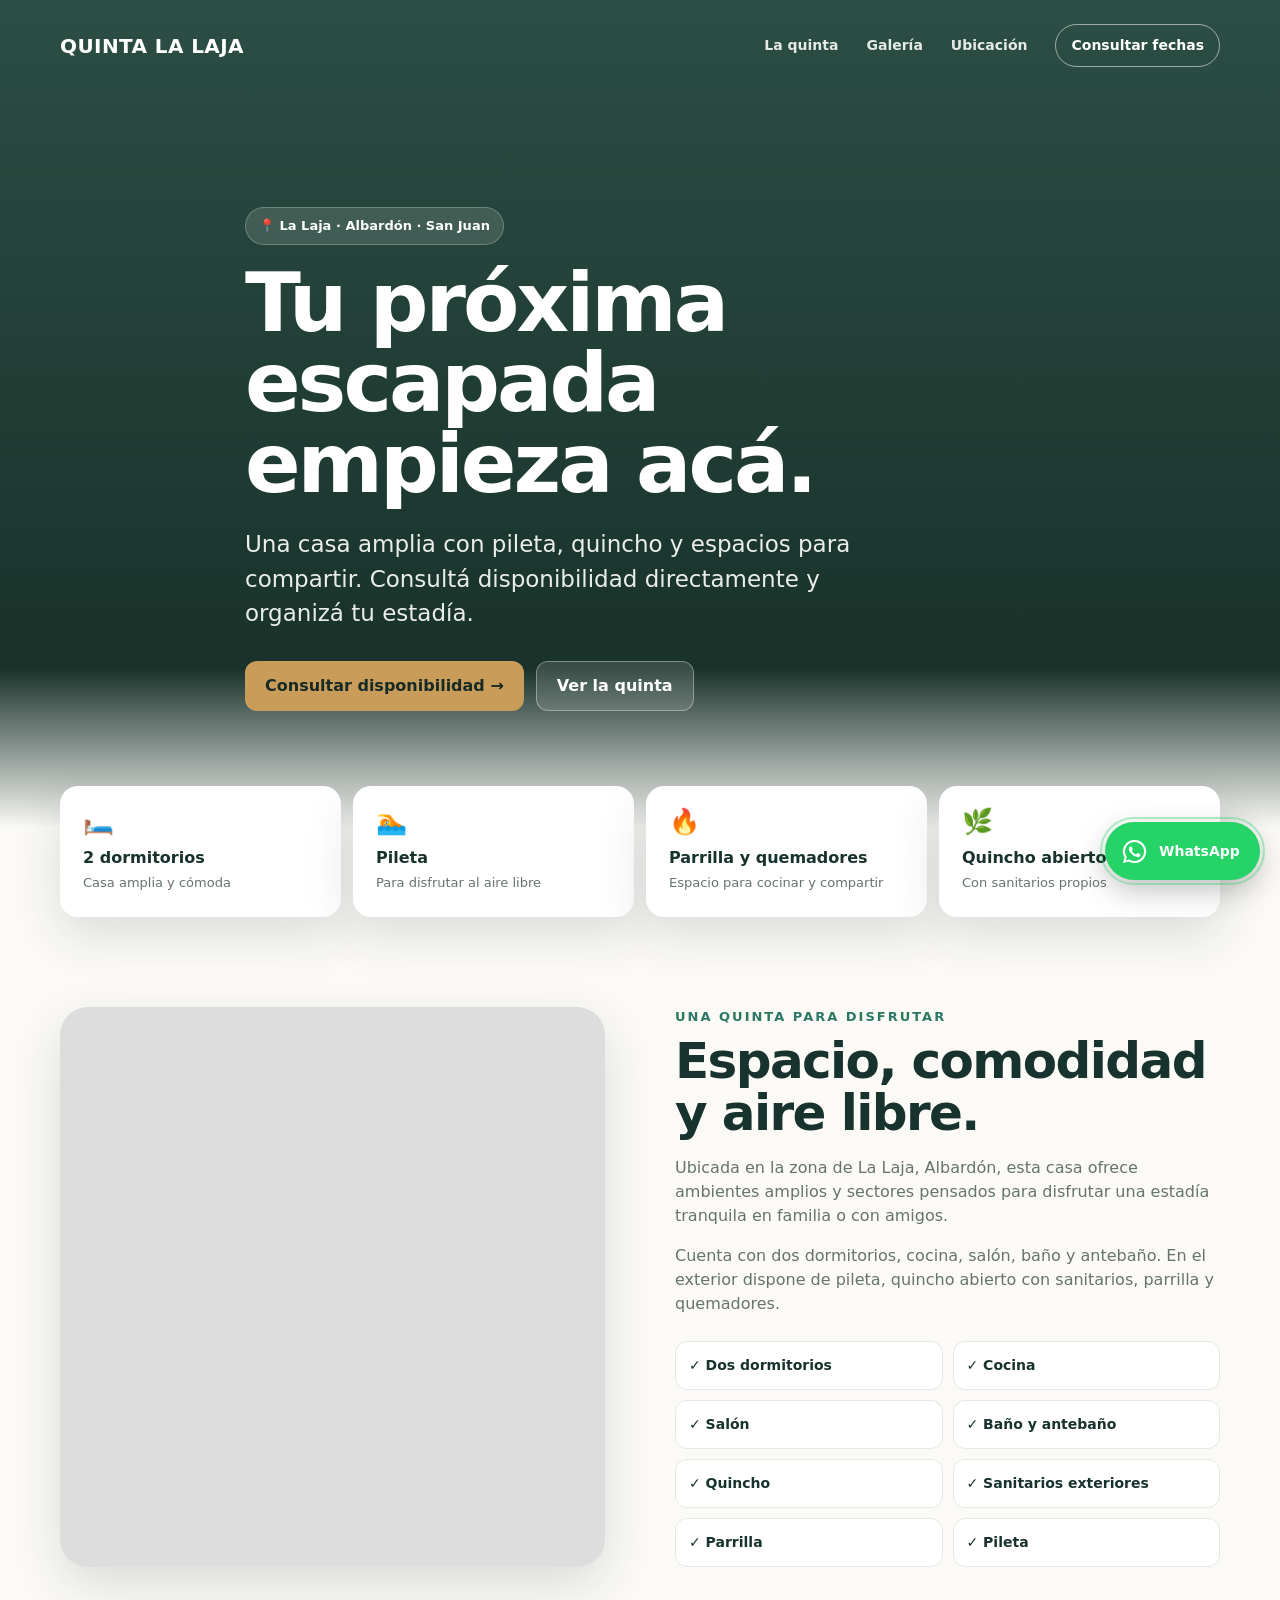
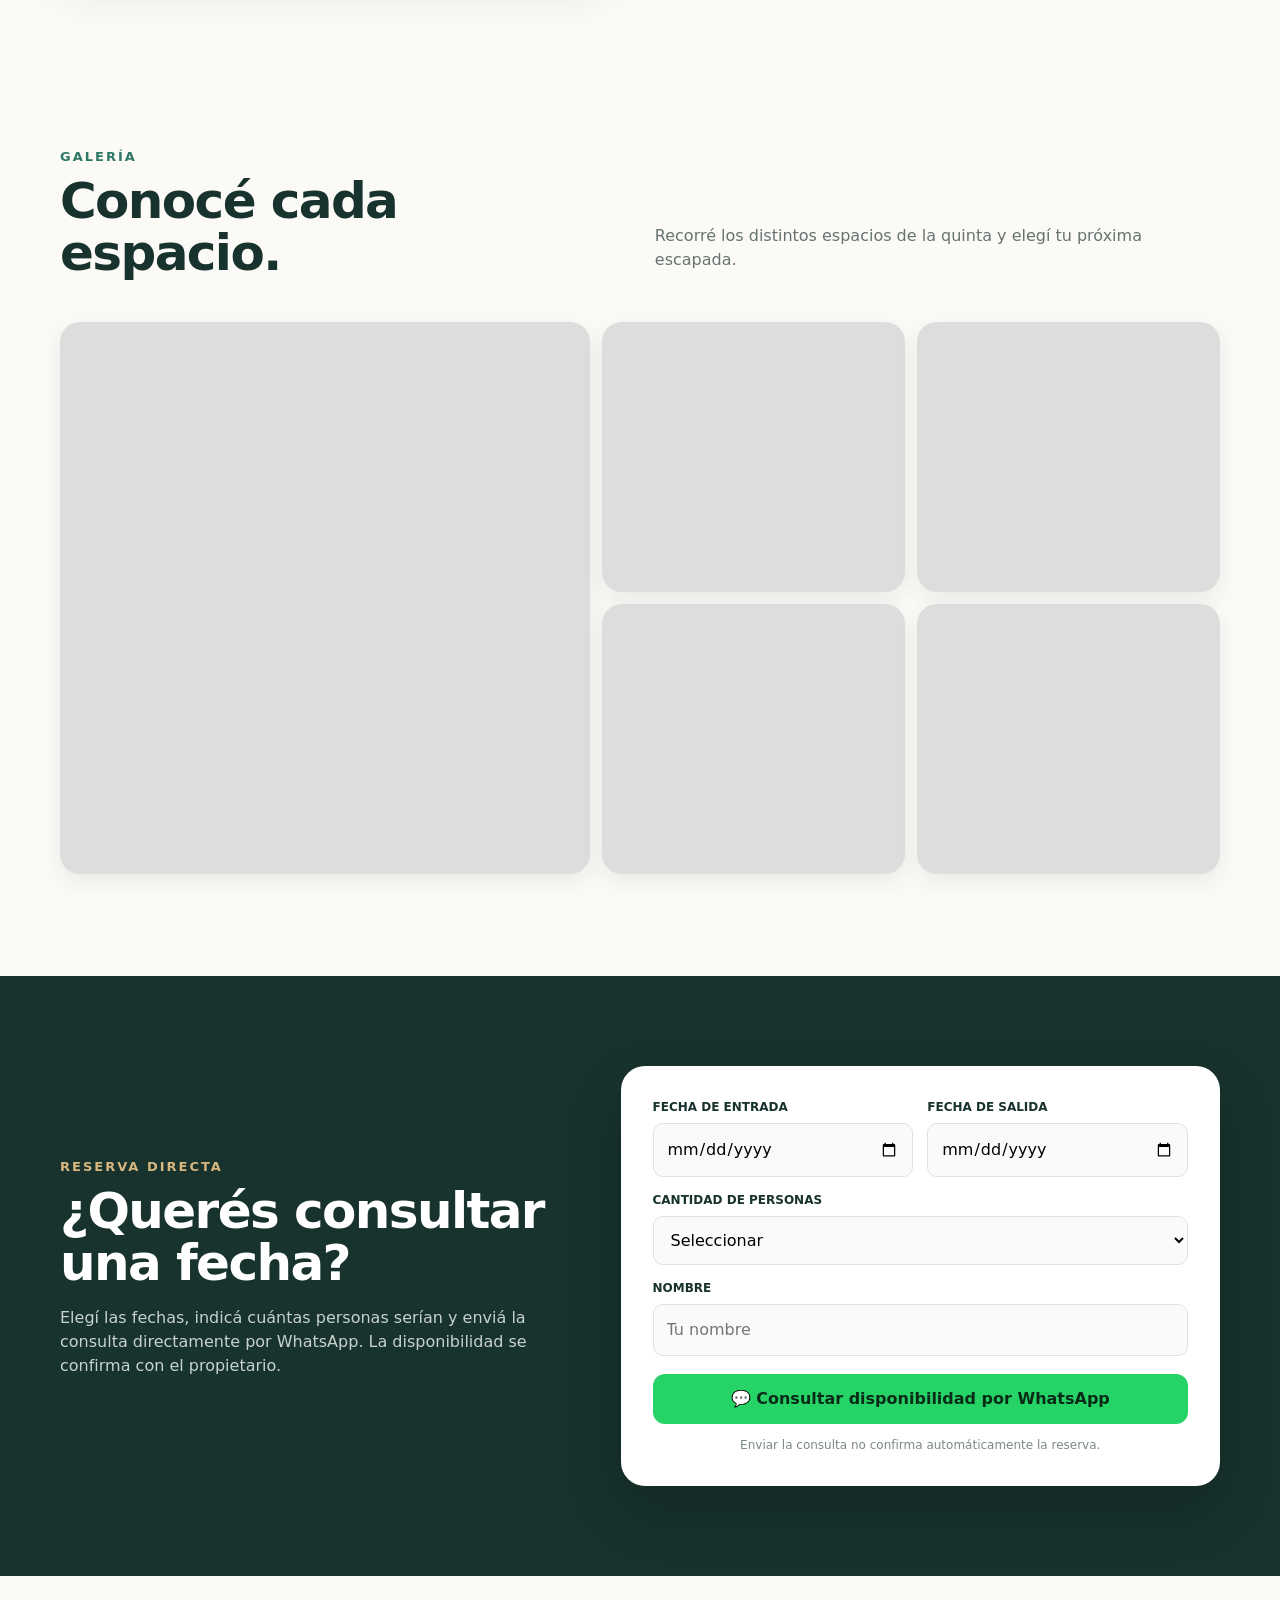
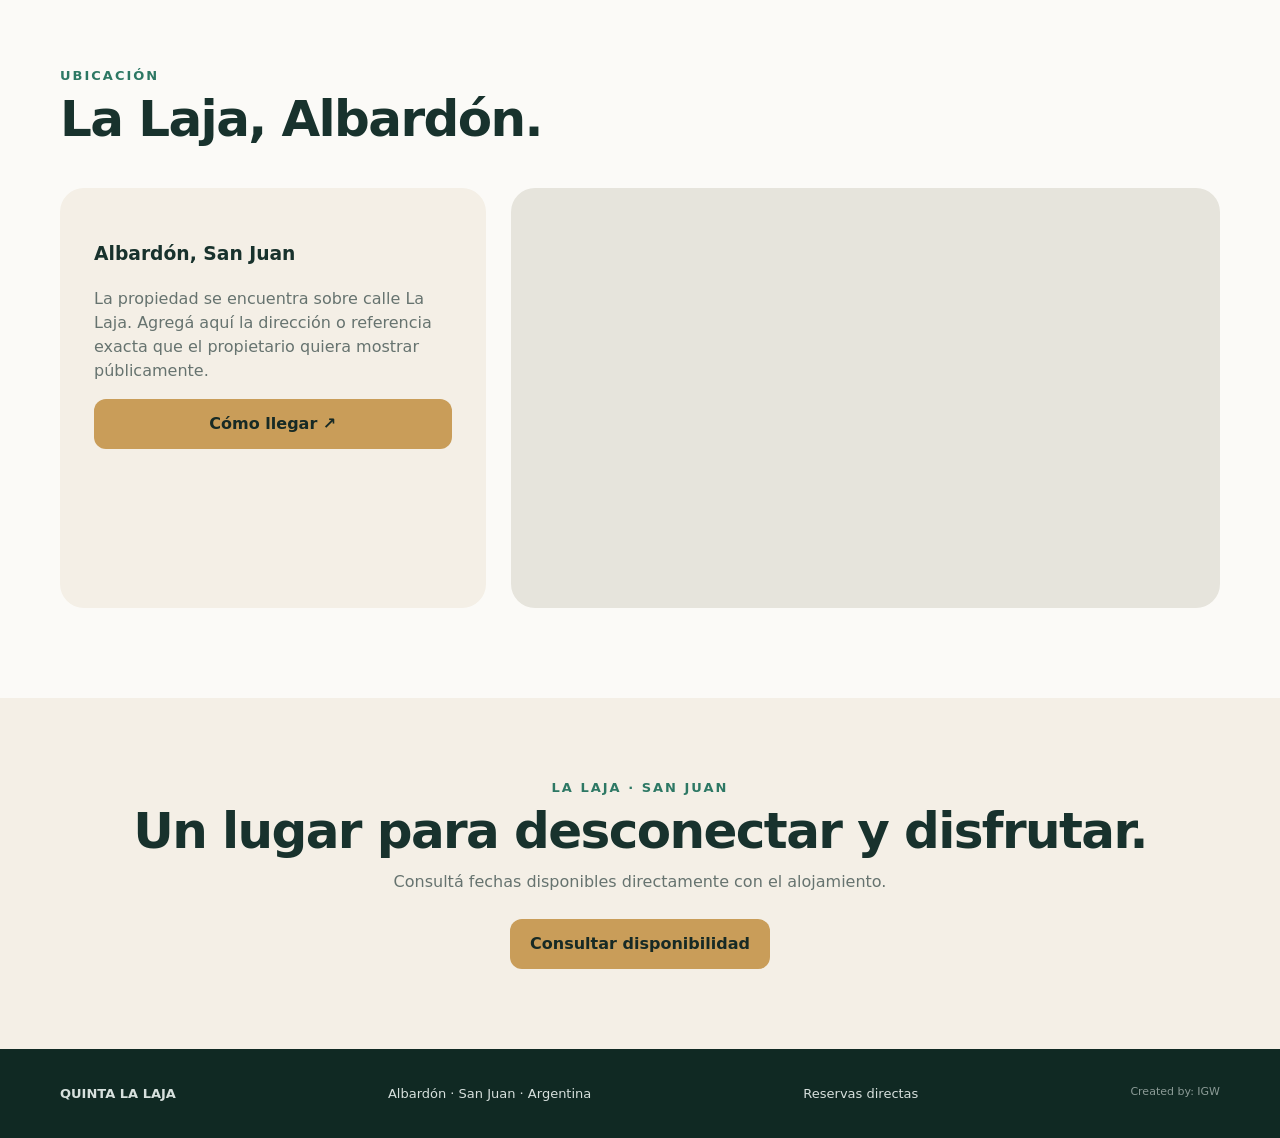
<file: quinta.html>
<!DOCTYPE html>
<html lang="es">
<head>
  <meta charset="UTF-8">
  <meta name="viewport" content="width=device-width, initial-scale=1.0">
  <meta name="theme-color" content="#173a32">
  <title>Quinta La Laja | Albardón, San Juan</title>
  <meta name="description" content="Quinta en La Laja, Albardón, San Juan. Casa amplia con 2 dormitorios, salón, quincho, parrilla, sanitarios y pileta. Consultá disponibilidad.">
  <style>
    :root{--ink:#18322d;--green:#1f5a4b;--green2:#2d7864;--sand:#f4efe6;--cream:#fbfaf7;--gold:#c99d59;--white:#fff;--muted:#66736f;--line:#e7e8e4;--shadow-sm:0 8px 22px rgba(20,45,38,.08);--shadow:0 18px 50px rgba(20,45,38,.14);--shadow-lg:0 28px 70px rgba(20,45,38,.2)}
    *{box-sizing:border-box} html{scroll-behavior:smooth;scroll-padding-top:24px}
    body{margin:0;font-family:Inter,ui-sans-serif,system-ui,-apple-system,"Segoe UI",Roboto,Arial;color:var(--ink);background:var(--cream);line-height:1.5;overflow-x:hidden}
    a{text-decoration:none;color:inherit} button,input,select{font:inherit} :focus-visible{outline:3px solid var(--gold);outline-offset:3px}
    .wrap{width:min(1160px,calc(100% - 48px));margin:auto}
    nav{position:absolute;z-index:10;top:0;left:0;width:100%;padding:24px 0;color:#fff}
    .navin{display:flex;justify-content:space-between;align-items:center;gap:24px}.brand{font-weight:850;letter-spacing:.4px;font-size:20px;white-space:nowrap}
    .navlinks{display:flex;gap:clamp(14px,2.4vw,28px);align-items:center;font-size:14px;font-weight:650}
    .navlinks a:not(.navcta){opacity:.88;transition:opacity .2s ease}.navlinks a:not(.navcta):hover{opacity:1}
    .navcta{border:1px solid rgba(255,255,255,.55);padding:10px 15px;border-radius:999px;white-space:nowrap}
    .hero{min-height:92vh;display:flex;align-items:flex-end;position:relative;color:#fff;background:
      linear-gradient(180deg,rgba(7,24,19,.22),rgba(7,24,19,.72)),
      url("https://i.ibb.co/67Vtmgw1/Gemini-Generated-Image-toc6eytoc6eytoc6.jpg") center/cover no-repeat;background-color:#365d52;animation:heroReveal 1.2s ease both}
    .hero:after{content:"";position:absolute;inset:auto 0 0;height:160px;background:linear-gradient(transparent,var(--cream));pointer-events:none}
    .herocontent{position:relative;z-index:2;padding:clamp(150px,22vh,210px) 0 clamp(92px,12vh,132px);max-width:790px}
    .eyebrow{display:inline-flex;align-items:center;gap:8px;background:rgba(255,255,255,.13);backdrop-filter:blur(10px);border:1px solid rgba(255,255,255,.25);padding:8px 13px;border-radius:999px;font-size:13px;font-weight:700;animation:riseIn .7s .1s ease both}
    h1{font-size:clamp(44px,7vw,82px);line-height:.98;letter-spacing:-3px;margin:18px 0 20px;max-width:760px;animation:riseIn .8s .2s ease both}
    .lead{font-size:clamp(18px,2vw,23px);max-width:660px;color:rgba(255,255,255,.91);animation:riseIn .8s .35s ease both}
    .actions{display:flex;gap:12px;flex-wrap:wrap;margin-top:30px;animation:riseIn .8s .5s ease both}.btn{border:0;cursor:pointer;padding:14px 20px;min-height:50px;max-width:100%;border-radius:12px;font-weight:800;line-height:1.25;text-align:center;display:inline-flex;align-items:center;justify-content:center;gap:8px;transition:transform .2s ease,box-shadow .2s ease,filter .2s ease}.btn:hover{transform:translateY(-3px);box-shadow:var(--shadow-sm);filter:brightness(1.04)}.btn:active{transform:translateY(-1px)}
    .btn-primary{background:var(--gold);color:#172a25}.btn-light{background:rgba(255,255,255,.14);border:1px solid rgba(255,255,255,.35);color:#fff;backdrop-filter:blur(8px)}
    section{padding:90px 0}.sectionhead{display:flex;justify-content:space-between;gap:30px;align-items:end;margin-bottom:34px}
    .kicker{color:var(--green2);font-size:13px;text-transform:uppercase;letter-spacing:2px;font-weight:900}
    h2{font-size:clamp(32px,4vw,50px);line-height:1.05;letter-spacing:-1.6px;margin:8px 0}
    .muted{color:var(--muted);max-width:620px}
    .features{display:grid;grid-template-columns:repeat(4,1fr);gap:12px;margin-top:-42px;position:relative;z-index:4}
    .feature{background:#fff;padding:23px;border-radius:18px;box-shadow:var(--shadow);min-height:128px;transition:transform .25s ease,box-shadow .25s ease}.feature:hover{transform:translateY(-7px);box-shadow:var(--shadow-lg)}.features .feature{animation:cardReveal .7s ease both}.features .feature:nth-child(2){animation-delay:.08s}.features .feature:nth-child(3){animation-delay:.16s}.features .feature:nth-child(4){animation-delay:.24s}.ico{font-size:25px;line-height:1}.feature b{display:block;margin-top:12px}.feature span{font-size:13px;color:var(--muted)}
    .intro{display:grid;grid-template-columns:1fr 1fr;gap:70px;align-items:center}.introimg{height:560px;border-radius:28px;background:url("https://i.ibb.co/SwfSjhrs/558432774-10214608475641471-8663568655017804733-n.jpg") center/cover no-repeat;background-color:#ddd;box-shadow:var(--shadow);transition:transform .5s ease,box-shadow .5s ease}.introimg:hover{transform:scale(1.015);box-shadow:var(--shadow-lg)}
    .checkgrid{display:grid;grid-template-columns:1fr 1fr;gap:10px;margin-top:25px}.check{background:#fff;border:1px solid var(--line);padding:13px;border-radius:12px;font-weight:700;font-size:14px}
    .gallery{display:grid;grid-template-columns:1.4fr .8fr .8fr;grid-template-rows:270px 270px;gap:12px}
    .photo{border-radius:20px;background-position:center;background-size:cover;background-color:#ddd;position:relative;overflow:hidden;box-shadow:var(--shadow-sm);transition:transform .35s ease,box-shadow .35s ease}.photo:hover{transform:scale(1.018);box-shadow:var(--shadow-lg);z-index:1}.photo:first-child{grid-row:1/3}.photo.p1{background-position:center 42%}
    .p1{background-image:url("https://i.ibb.co/67Vtmgw1/Gemini-Generated-Image-toc6eytoc6eytoc6.jpg")}.p2{background-image:url("https://i.ibb.co/SwfSjhrs/558432774-10214608475641471-8663568655017804733-n.jpg")}.p3{background-image:url("https://i.ibb.co/YTRZk1yF/559879007-10214608476281487-2364870158405816556-n.jpg")}.p4{background-image:url("https://i.ibb.co/qFgy3x5D/557748206-10214608480321588-8021438523185858791-n.jpg")}.p5{background-image:url("https://i.ibb.co/Qjx2j7BB/559034773-10214608476881502-6621103356272488322-n.jpg")}.p6{background-image:url("https://i.ibb.co/84MC8q6D/558923191-10214608479921578-969034447280498232-n.jpg")}.p7{background-image:url("https://i.ibb.co/kgjqMHSP/558348128-10214608480201585-3809002371638255310-n.jpg")}
    .photo:last-child:after{content:"+ más fotos";position:absolute;inset:0;background:rgba(10,32,25,.45);display:grid;place-items:center;color:#fff;font-weight:850;font-size:20px}
    .bookingsec{background:var(--ink);color:#fff}.booking{display:grid;grid-template-columns:.9fr 1.1fr;gap:70px;align-items:center}
    .booking .muted{color:#c7d2ce}.form{background:#fff;color:var(--ink);padding:clamp(20px,4vw,32px);border-radius:24px;box-shadow:0 25px 60px rgba(0,0,0,.2)}
    .fields{display:grid;grid-template-columns:1fr 1fr;gap:14px}.field label{display:block;font-size:12px;font-weight:850;margin:0 0 7px}.field input,.field select{width:100%;padding:13px;border:1px solid #dfe3e0;border-radius:10px;background:#fafafa;outline:none;min-height:48px}.field input:focus,.field select:focus{border-color:var(--green2);box-shadow:0 0 0 3px rgba(45,120,100,.14)}.full{grid-column:1/-1}.form .btn{width:100%;background:#25D366;color:#092b17;margin-top:4px}
    .note{font-size:12px;color:#7c8985;text-align:center;margin:12px 0 0}
    .location{display:grid;grid-template-columns:.75fr 1.25fr;gap:25px}.loccard{background:var(--sand);padding:34px;border-radius:24px}.loccard .btn{width:100%}.map{min-height:420px;border:0;width:100%;border-radius:24px;background:#e6e4dc}
    .final{padding:80px 0;text-align:center;background:var(--sand)}.final p{margin:12px auto 25px;max-width:570px}
    footer{background:#102923;color:#d7e0dd;padding:35px 0}.foot{display:flex;justify-content:space-between;gap:20px;font-size:13px}.credit{font-size:11px;color:rgba(215,224,221,.62);transition:color .2s ease}.credit:hover{color:#fff}
    .float{position:fixed;right:20px;bottom:20px;z-index:20;min-height:58px;padding:0 20px 0 15px;border-radius:999px;display:inline-flex;align-items:center;gap:10px;background:#25D366;color:#fff;box-shadow:0 10px 30px rgba(0,0,0,.25);font-size:14px;font-weight:850;transition:transform .25s ease,box-shadow .25s ease,background .25s ease;animation:floatIn .8s 1s ease both}.float:before{content:"";position:absolute;inset:-5px;border:2px solid rgba(37,211,102,.35);border-radius:inherit;animation:whatsappPulse 2.4s ease-out infinite;pointer-events:none}.float:hover{transform:translateY(-5px);background:#20bd5c;box-shadow:0 16px 34px rgba(0,0,0,.3)}.float svg{width:29px;height:29px;flex:0 0 auto;fill:currentColor}.float-label{white-space:nowrap}
    @keyframes heroReveal{from{opacity:.55;transform:scale(1.035)}to{opacity:1;transform:scale(1)}}
    @keyframes riseIn{from{opacity:0;transform:translateY(20px)}to{opacity:1;transform:translateY(0)}}
    @keyframes cardReveal{from{opacity:0;transform:translateY(18px)}to{opacity:1;transform:translateY(0)}}
    @keyframes floatIn{from{opacity:0;transform:translateY(18px) scale(.85)}to{opacity:1;transform:translateY(0) scale(1)}}
    @keyframes whatsappPulse{0%{opacity:.8;transform:scale(.96)}70%,100%{opacity:0;transform:scale(1.18)}}
    @media(prefers-reduced-motion:reduce){html{scroll-behavior:auto}*,*::before,*::after{animation-duration:.01ms!important;animation-iteration-count:1!important;transition-duration:.01ms!important}}
    @media(max-width:900px){.navlinks a:not(.navcta){display:none}.hero{min-height:82vh}h1{letter-spacing:-2px}.features{grid-template-columns:1fr 1fr}.intro,.booking,.location{grid-template-columns:1fr;gap:35px}.introimg{height:min(58vw,460px);min-height:320px}.gallery{grid-template-columns:1fr 1fr;grid-template-rows:300px 190px 190px}.photo:first-child{grid-column:1/-1;grid-row:auto}.sectionhead{display:block}.booking{gap:45px}.foot{flex-direction:column}}
    @media(max-width:560px){.wrap{width:min(100% - 28px,1160px)}nav{padding:18px 0}.brand{font-size:16px}.navcta{padding:9px 11px;font-size:12px}.hero{min-height:88svh}.herocontent{padding-top:150px;padding-bottom:92px}.eyebrow{font-size:11px;padding:7px 10px}h1{font-size:clamp(42px,13vw,62px);letter-spacing:-2.5px;margin-top:15px}.lead{font-size:17px}.actions{margin-top:24px}.actions .btn{width:100%}section{padding:68px 0}.features{gap:8px;margin-top:-34px}.feature{padding:15px;min-height:124px}.feature b{font-size:14px}.feature span{font-size:12px}.introimg{height:82vw;min-height:270px}.checkgrid,.fields{grid-template-columns:1fr}.full{grid-column:auto}.gallery{grid-template-rows:58vw 42vw 42vw;gap:8px}.photo{border-radius:14px}.photo:last-child:after{font-size:16px}.form{border-radius:18px}.location .loccard{padding:24px}.map{min-height:300px;border-radius:18px}.float{right:14px;bottom:14px;min-height:54px;width:54px;padding:0;justify-content:center}.float-label{display:none}.float svg{width:28px;height:28px}.final{padding:68px 0}}
  </style>
</head>
<body>
<nav><div class="wrap navin"><div class="brand">QUINTA LA LAJA</div><div class="navlinks"><a href="#quinta">La quinta</a><a href="#galeria">Galería</a><a href="#ubicacion">Ubicación</a><a class="navcta" href="#reservar">Consultar fechas</a></div></div></nav>

<header class="hero">
  <div class="wrap herocontent">
    <div class="eyebrow">📍 La Laja · Albardón · San Juan</div>
    <h1>Tu próxima escapada empieza acá.</h1>
    <p class="lead">Una casa amplia con pileta, quincho y espacios para compartir. Consultá disponibilidad directamente y organizá tu estadía.</p>
    <div class="actions"><a class="btn btn-primary" href="#reservar">Consultar disponibilidad →</a><a class="btn btn-light" href="#galeria">Ver la quinta</a></div>
  </div>
</header>

<main>
  <div class="wrap features">
    <div class="feature"><div class="ico">🛏️</div><b>2 dormitorios</b><span>Casa amplia y cómoda</span></div>
    <div class="feature"><div class="ico">🏊</div><b>Pileta</b><span>Para disfrutar al aire libre</span></div>
    <div class="feature"><div class="ico">🔥</div><b>Parrilla y quemadores</b><span>Espacio para cocinar y compartir</span></div>
    <div class="feature"><div class="ico">🌿</div><b>Quincho abierto</b><span>Con sanitarios propios</span></div>
  </div>

  <section id="quinta"><div class="wrap intro">
    <div class="introimg"></div>
    <div>
      <div class="kicker">Una quinta para disfrutar</div>
      <h2>Espacio, comodidad y aire libre.</h2>
      <p class="muted">Ubicada en la zona de La Laja, Albardón, esta casa ofrece ambientes amplios y sectores pensados para disfrutar una estadía tranquila en familia o con amigos.</p>
      <p class="muted">Cuenta con dos dormitorios, cocina, salón, baño y antebaño. En el exterior dispone de pileta, quincho abierto con sanitarios, parrilla y quemadores.</p>
      <div class="checkgrid">
        <div class="check">✓ Dos dormitorios</div><div class="check">✓ Cocina</div>
        <div class="check">✓ Salón</div><div class="check">✓ Baño y antebaño</div>
        <div class="check">✓ Quincho</div><div class="check">✓ Sanitarios exteriores</div>
        <div class="check">✓ Parrilla</div><div class="check">✓ Pileta</div>
      </div>
    </div>
  </div></section>

  <section id="galeria"><div class="wrap">
    <div class="sectionhead"><div><div class="kicker">Galería</div><h2>Conocé cada espacio.</h2></div><p class="muted">Recorré los distintos espacios de la quinta y elegí tu próxima escapada.</p></div>
    <div class="gallery">
      <div class="photo p1"></div><div class="photo p2"></div><div class="photo p3"></div><div class="photo p4"></div><div class="photo p5"></div><div class="photo p6"></div><div class="photo p7"></div>
    </div>
  </div></section>

  <section class="bookingsec" id="reservar"><div class="wrap booking">
    <div><div class="kicker" style="color:#d7b77f">Reserva directa</div><h2>¿Querés consultar una fecha?</h2><p class="muted">Elegí las fechas, indicá cuántas personas serían y enviá la consulta directamente por WhatsApp. La disponibilidad se confirma con el propietario.</p></div>
    <form class="form" onsubmit="sendWA(event)">
      <div class="fields">
        <div class="field"><label>FECHA DE ENTRADA</label><input id="entrada" type="date" required></div>
        <div class="field"><label>FECHA DE SALIDA</label><input id="salida" type="date" required></div>
        <div class="field full"><label>CANTIDAD DE PERSONAS</label><select id="personas" required><option value="">Seleccionar</option><option>2 personas</option><option>3 personas</option><option>4 personas</option><option>5 personas</option><option>6 personas</option><option>7 personas</option><option>8 o más personas</option></select></div>
        <div class="field full"><label>NOMBRE</label><input id="nombre" placeholder="Tu nombre" required></div>
        <div class="full"><button class="btn" type="submit">💬 Consultar disponibilidad por WhatsApp</button></div>
      </div>
      <p class="note">Enviar la consulta no confirma automáticamente la reserva.</p>
    </form>
  </div></section>

  <section id="ubicacion"><div class="wrap">
    <div class="sectionhead"><div><div class="kicker">Ubicación</div><h2>La Laja, Albardón.</h2></div></div>
    <div class="location">
      <div class="loccard"><h3>Albardón, San Juan</h3><p class="muted">La propiedad se encuentra sobre calle La Laja. Agregá aquí la dirección o referencia exacta que el propietario quiera mostrar públicamente.</p><a class="btn btn-primary" href="https://www.google.com/maps/dir/?api=1&amp;destination=-31.377160394354174%2C-68.47434562552434" target="_blank" rel="noopener noreferrer">Cómo llegar ↗</a></div>
      <iframe class="map" src="https://www.google.com/maps/embed?pb=!1m18!1m12!1m3!1d3406.3409757089585!2d-68.47434562552434!3d-31.377160394354174!2m3!1f0!2f0!3f0!3m2!1i1024!2i768!4f13.1!3m3!1m2!1s0x968167c9068e3b65%3A0x8d30e7d18d220486!2sFinca%20T%C3%ADa%20Maria!5e0!3m2!1ses-419!2sar!4v1789077286337!5m2!1ses-419!2sar" loading="lazy" referrerpolicy="strict-origin-when-cross-origin" title="Ubicación de la quinta"></iframe>
    </div>
  </div></section>

  <section class="final"><div class="wrap"><div class="kicker">La Laja · San Juan</div><h2>Un lugar para desconectar y disfrutar.</h2><p class="muted">Consultá fechas disponibles directamente con el alojamiento.</p><a class="btn btn-primary" href="#reservar">Consultar disponibilidad</a></div></section>
</main>

<footer><div class="wrap foot"><b>QUINTA LA LAJA</b><span>Albardón · San Juan · Argentina</span><span>Reservas directas</span><a class="credit" href="https://www.igwservicios.com/" target="_blank" rel="noopener noreferrer">Created by: IGW</a></div></footer>
<a class="float" href="https://wa.me/5492644886493?text=Hola%2C%20quisiera%20consultar%20disponibilidad%20de%20la%20quinta." target="_blank" rel="noopener noreferrer" aria-label="Contactar por WhatsApp" title="Contactar por WhatsApp">
  <svg viewBox="0 0 32 32" aria-hidden="true"><path d="M16 3.2A12.8 12.8 0 0 0 5 22.55L3.2 28.8l6.4-1.76A12.8 12.8 0 1 0 16 3.2Zm0 23.35a10.5 10.5 0 0 1-5.35-1.46l-.38-.23-3.8 1.05 1.02-3.7-.25-.4A10.5 10.5 0 1 1 16 26.55Zm5.75-7.88c-.31-.16-1.84-.91-2.13-1.01-.29-.11-.5-.16-.71.16-.21.31-.81 1.01-.99 1.22-.18.21-.36.23-.67.08-.31-.16-1.28-.47-2.44-1.5-.9-.8-1.51-1.79-1.69-2.1-.18-.31-.02-.48.14-.64.14-.14.31-.36.47-.54.16-.18.21-.31.31-.52.1-.21.05-.39-.03-.55-.08-.16-.71-1.7-.97-2.33-.26-.62-.52-.54-.71-.55h-.6c-.21 0-.55.08-.84.39-.29.31-1.1 1.08-1.1 2.62 0 1.54 1.12 3.03 1.28 3.24.16.21 2.2 3.36 5.34 4.71.75.32 1.33.51 1.79.65.75.24 1.43.21 1.97.13.6-.09 1.84-.75 2.1-1.47.26-.72.26-1.34.18-1.47-.08-.13-.29-.21-.6-.36Z"/></svg>
  <span class="float-label">WhatsApp</span>
</a>

<script>
  const WHATSAPP = "5492644886493";

  function sendWA(e){
    e.preventDefault();
    const nombre=document.getElementById("nombre").value;
    const entrada=document.getElementById("entrada").value;
    const salida=document.getElementById("salida").value;
    const personas=document.getElementById("personas").value;
    if(salida <= entrada){
      alert("La fecha de salida debe ser posterior a la fecha de entrada.");
      return;
    }
    const msg=encodeURIComponent(`Hola! Soy ${nombre}. Quisiera consultar disponibilidad de la quinta en La Laja, Albardón.\n\nEntrada: ${entrada}\nSalida: ${salida}\nHuéspedes: ${personas}\n\n¿Está disponible para esas fechas?`);
    window.open(`https://wa.me/${WHATSAPP}?text=${msg}`,"_blank");
  }

  // Evita elegir una salida anterior a la entrada.
  const entrada=document.getElementById("entrada"), salida=document.getElementById("salida");
  const today=new Date().toISOString().split("T")[0]; entrada.min=today; salida.min=today;
  entrada.addEventListener("change",()=>{salida.min=entrada.value;if(salida.value && salida.value<entrada.value) salida.value="";});
</script>
</body>
</html>
</file>
